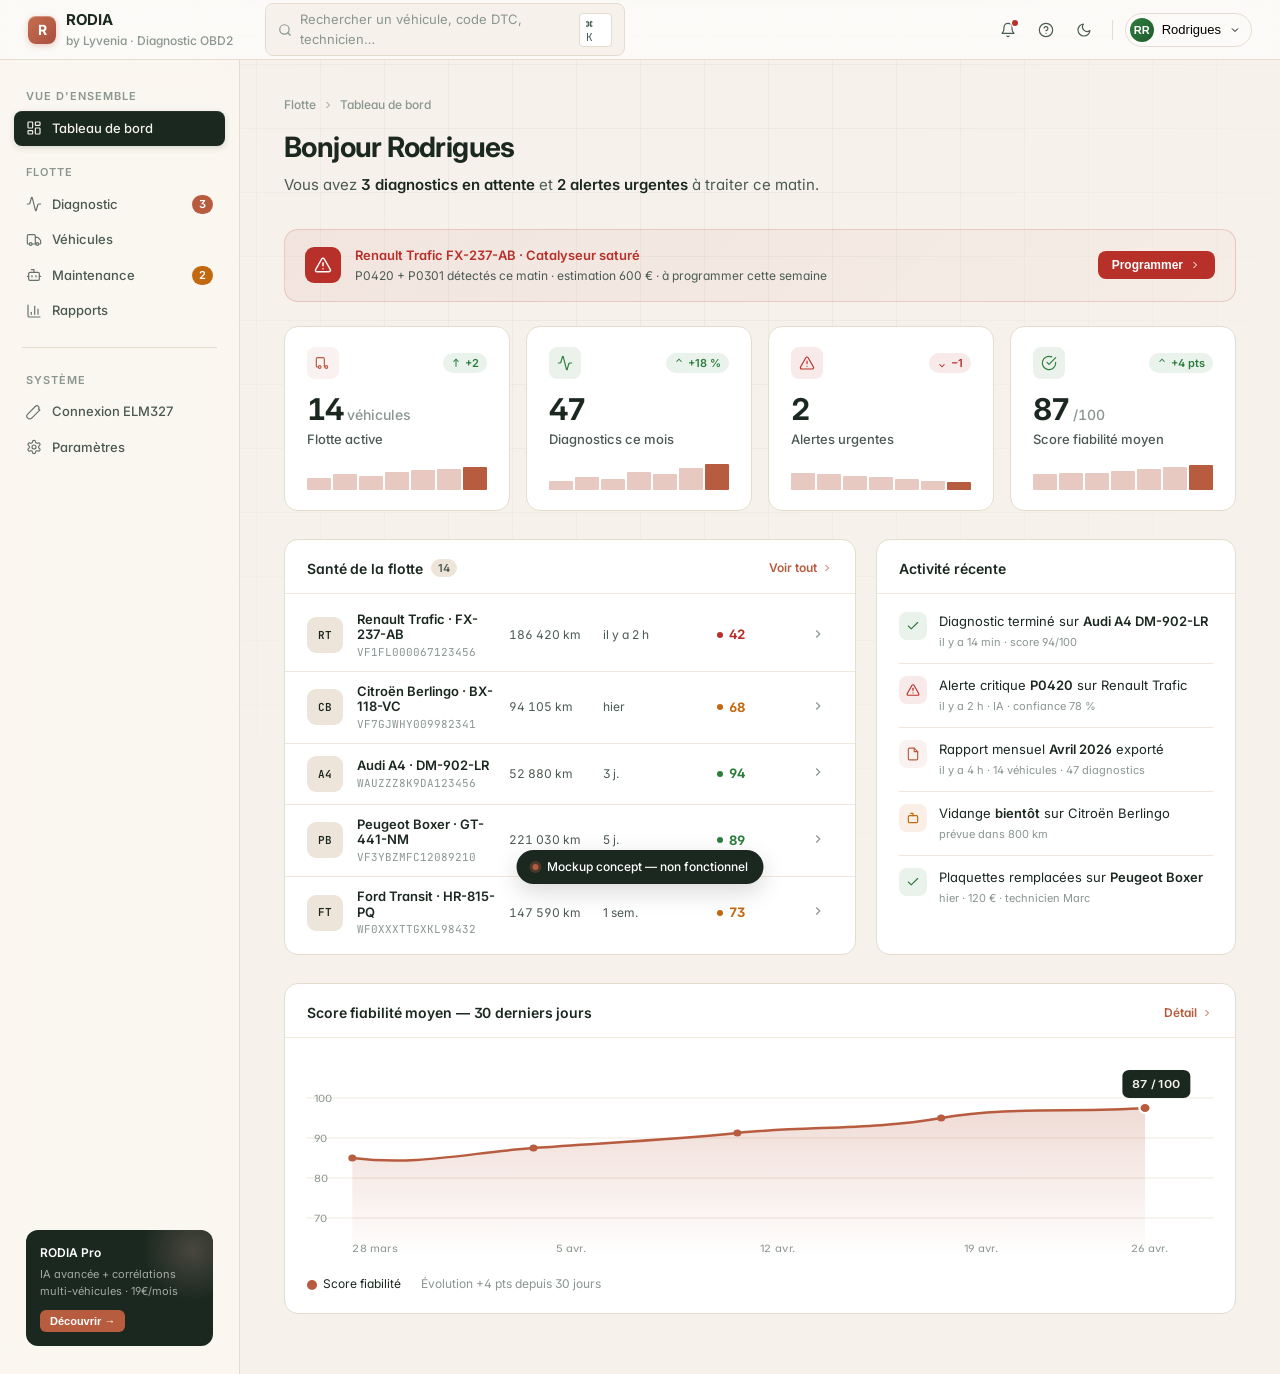
<file: frontend/_mockup_premium.html>
<!DOCTYPE html>
<html lang="fr" data-theme="light">
<head>
<meta charset="UTF-8">
<title>RODIA — Premium concept (mockup)</title>
<link rel="preconnect" href="https://fonts.googleapis.com">
<link rel="preconnect" href="https://fonts.gstatic.com" crossorigin>
<link href="https://fonts.googleapis.com/css2?family=Inter:wght@400;500;600;700;800&family=JetBrains+Mono:wght@400;500;600&display=swap" rel="stylesheet">
<style>
:root {
  /* Light theme — cream + terracotta */
  --bg-base: #f6f1ea;
  --bg-deep: #ede5d9;
  --bg-card: #ffffff;
  --bg-elevated: #fbf8f3;
  --accent: #b85c3f;
  --accent-soft: #d8a597;
  --accent-glow: rgba(184, 92, 63, .08);
  --ink: #1a2820;
  --ink-soft: #4a5a52;
  --muted: #8a9690;
  --line: #e3dccf;
  --line-soft: #efe8db;
  --success: #2e7d3d;
  --warning: #c2680f;
  --danger: #b8302a;
  --grad-accent: linear-gradient(135deg, #c66d4f 0%, #a85040 100%);
  --grid-line: rgba(26, 40, 32, .035);
  --topbar-bg: rgba(255, 255, 255, .65);
  --sidebar-bg: rgba(253, 250, 244, .6);
  --shadow-xs: 0 1px 2px rgba(26, 40, 32, .04);
  --shadow-sm: 0 1px 2px rgba(26, 40, 32, .04), 0 2px 6px rgba(26, 40, 32, .04);
  --shadow-md: 0 4px 12px rgba(26, 40, 32, .06), 0 2px 4px rgba(26, 40, 32, .04);
  --shadow-lg: 0 12px 32px rgba(26, 40, 32, .08), 0 4px 12px rgba(26, 40, 32, .04);
  --radius-sm: 6px;
  --radius: 10px;
  --radius-lg: 14px;
  --radius-xl: 20px;
}

/* ── Dark theme — warm dark, vert encre + saumon ──────────────────── */
[data-theme="dark"] {
  --bg-base: #131814;          /* fond écran */
  --bg-deep: #1c2520;          /* surface secondaire */
  --bg-card: #1f2a24;          /* cards */
  --bg-elevated: #253028;      /* row hover, surfaces actives */
  --accent: #e8a98f;           /* saumon — terracotta plus clair pour contraste sur dark */
  --accent-soft: #c98c75;
  --accent-glow: rgba(232, 169, 143, .12);
  --ink: #f0e8da;              /* texte principal cream */
  --ink-soft: #c3cdc6;          /* texte secondaire */
  --muted: #8c9990;            /* meta / labels */
  --line: #2d3833;             /* bordures */
  --line-soft: #243029;        /* bordures internes */
  --success: #4caf50;
  --warning: #e8a050;
  --danger: #e85e54;
  --grad-accent: linear-gradient(135deg, #e8a98f 0%, #c47a60 100%);
  --grid-line: rgba(255, 255, 255, .035);
  --topbar-bg: rgba(20, 26, 22, .7);
  --sidebar-bg: rgba(20, 26, 22, .55);
  --shadow-xs: 0 1px 2px rgba(0, 0, 0, .3);
  --shadow-sm: 0 1px 2px rgba(0, 0, 0, .25), 0 2px 6px rgba(0, 0, 0, .3);
  --shadow-md: 0 4px 12px rgba(0, 0, 0, .35), 0 2px 4px rgba(0, 0, 0, .25);
  --shadow-lg: 0 12px 32px rgba(0, 0, 0, .45), 0 4px 12px rgba(0, 0, 0, .25);
}

html { transition: background-color .25s ease, color .25s ease; }

* { box-sizing: border-box; margin: 0; padding: 0; }

html, body {
  font-family: 'Inter', -apple-system, BlinkMacSystemFont, sans-serif;
  background: var(--bg-base);
  color: var(--ink);
  font-feature-settings: 'cv02', 'cv03', 'cv04', 'cv11', 'ss01';
  -webkit-font-smoothing: antialiased;
  -moz-osx-font-smoothing: grayscale;
  font-size: 14px;
  line-height: 1.5;
}

body::before {
  content: '';
  position: fixed; inset: 0; pointer-events: none; z-index: 0;
  background-image:
    linear-gradient(to right, var(--grid-line) 1px, transparent 1px),
    linear-gradient(to bottom, var(--grid-line) 1px, transparent 1px);
  background-size: 64px 64px;
  mask-image: radial-gradient(ellipse at top, black 30%, transparent 80%);
  -webkit-mask-image: radial-gradient(ellipse at top, black 30%, transparent 80%);
}
body { transition: background-color .25s ease, color .25s ease; }

.app { position: relative; z-index: 1; min-height: 100vh; display: flex; flex-direction: column; }

/* ── TOPBAR ───────────────────────────────────────────────── */
.topbar {
  height: 60px;
  display: flex; align-items: center; justify-content: space-between;
  padding: 0 28px;
  background: var(--topbar-bg);
  backdrop-filter: blur(20px);
  -webkit-backdrop-filter: blur(20px);
  border-bottom: 1px solid var(--line);
  position: sticky; top: 0; z-index: 100;
}
.topbar-left { display: flex; align-items: center; gap: 32px; }
.brand { display: flex; align-items: center; gap: 10px; }
.brand-mark {
  width: 28px; height: 28px;
  border-radius: 8px;
  background: var(--grad-accent);
  display: flex; align-items: center; justify-content: center;
  color: #fff; font-weight: 700; font-size: 14px;
  box-shadow: 0 2px 6px rgba(184, 92, 63, .3), inset 0 1px 0 rgba(255, 255, 255, .3);
  letter-spacing: -.5px;
}
.brand-text { font-weight: 700; font-size: 15px; letter-spacing: -.3px; }
.brand-sub { color: var(--muted); font-size: 12px; font-weight: 500; }

.topbar-search {
  display: flex; align-items: center; gap: 8px;
  background: var(--bg-base);
  border: 1px solid var(--line);
  border-radius: 8px;
  padding: 6px 12px;
  width: 360px;
  font-size: 13px;
  color: var(--muted);
  transition: all .2s;
}
.topbar-search:hover { border-color: var(--accent-soft); }
.topbar-search svg { width: 14px; height: 14px; flex-shrink: 0; }
.topbar-search kbd {
  margin-left: auto;
  font: 11px 'JetBrains Mono', monospace;
  background: var(--bg-card);
  border: 1px solid var(--line);
  border-radius: 4px;
  padding: 2px 6px;
  color: var(--ink-soft);
}

.topbar-right { display: flex; align-items: center; gap: 6px; }
.icon-btn {
  width: 32px; height: 32px;
  border-radius: 8px;
  background: transparent; border: none;
  display: flex; align-items: center; justify-content: center;
  color: var(--ink-soft);
  cursor: pointer; transition: all .15s;
  position: relative;
}
.icon-btn:hover { background: var(--bg-deep); color: var(--ink); }
.icon-btn svg { width: 16px; height: 16px; }
.icon-btn-dot::after {
  content: '';
  position: absolute; top: 6px; right: 6px;
  width: 6px; height: 6px;
  background: var(--danger); border-radius: 50%;
  box-shadow: 0 0 0 2px var(--topbar-bg);
}

/* ── Theme toggle : montre la cible (lune en light, soleil en dark) ── */
.theme-toggle .theme-icon-sun  { display: none; }
.theme-toggle .theme-icon-moon { display: block; }
[data-theme="dark"] .theme-toggle .theme-icon-sun  { display: block; }
[data-theme="dark"] .theme-toggle .theme-icon-moon { display: none; }
.theme-toggle:hover { color: var(--accent); }

/* Transitions globales pour adoucir le switch */
.card, .kpi, .veh-row, .activity-item, .alert-banner,
.sidebar, .topbar, .sidebar-card, .sidebar-item, .topbar-search, .user-chip {
  transition: background-color .25s ease, border-color .25s ease, color .25s ease;
}

.user-chip {
  display: flex; align-items: center; gap: 8px;
  padding: 4px 10px 4px 4px;
  border-radius: 999px;
  background: transparent;
  border: 1px solid var(--line);
  cursor: pointer;
  transition: all .15s;
}
.user-chip:hover { background: var(--bg-deep); }
.user-avatar {
  width: 24px; height: 24px;
  border-radius: 50%;
  background: linear-gradient(135deg, #2e7d3d, #1f5b2c);
  color: #fff; font-weight: 600; font-size: 11px;
  display: flex; align-items: center; justify-content: center;
}
.user-name { font-size: 13px; font-weight: 500; }

/* ── LAYOUT ──────────────────────────────────────────────── */
.layout { display: flex; flex: 1; min-height: 0; }

/* ── SIDEBAR ─────────────────────────────────────────────── */
.sidebar {
  width: 240px;
  background: var(--sidebar-bg);
  backdrop-filter: blur(12px);
  border-right: 1px solid var(--line);
  padding: 16px 14px;
  display: flex; flex-direction: column;
  flex-shrink: 0;
}

.sidebar-section { margin-bottom: 6px; }
.sidebar-label {
  font-size: 11px;
  font-weight: 600;
  text-transform: uppercase;
  letter-spacing: 1px;
  color: var(--muted);
  padding: 12px 12px 6px;
}
.sidebar-item {
  display: flex; align-items: center; gap: 10px;
  padding: 8px 12px;
  border-radius: 8px;
  color: var(--ink-soft);
  font-size: 13px;
  font-weight: 500;
  cursor: pointer;
  position: relative;
  transition: all .15s;
}
.sidebar-item svg { width: 16px; height: 16px; flex-shrink: 0; opacity: .85; }
.sidebar-item:hover { background: var(--bg-deep); color: var(--ink); }
.sidebar-item.active {
  background: var(--ink);
  color: var(--bg-base);
  box-shadow: 0 2px 6px rgba(26, 40, 32, .15), inset 0 1px 0 rgba(255,255,255,.05);
}
[data-theme="dark"] .sidebar-item.active {
  background: var(--accent);
  color: #1a120e;
}
.sidebar-item.active svg { opacity: 1; }
.sidebar-item .badge {
  margin-left: auto;
  font-size: 11px;
  font-weight: 600;
  padding: 1px 7px;
  border-radius: 999px;
  background: var(--accent);
  color: #fff;
}
.sidebar-item.active .badge { background: rgba(255,255,255,.18); }

.sidebar-divider {
  height: 1px;
  background: var(--line);
  margin: 12px 8px;
}

.sidebar-foot { margin-top: auto; padding: 12px; }
.sidebar-card {
  background: var(--ink);
  color: #fff;
  padding: 14px;
  border-radius: 12px;
  position: relative;
  overflow: hidden;
}
[data-theme="dark"] .sidebar-card {
  background: linear-gradient(135deg, #2d231e 0%, #1f1714 100%);
  border: 1px solid var(--line);
}
.sidebar-card::before {
  content: '';
  position: absolute; top: -40px; right: -40px;
  width: 120px; height: 120px;
  background: radial-gradient(circle, var(--accent-soft) 0%, transparent 60%);
  opacity: .25;
}
.sidebar-card-title { font-size: 12px; font-weight: 600; margin-bottom: 4px; position: relative; }
.sidebar-card-desc { font-size: 11px; color: rgba(255,255,255,.6); margin-bottom: 10px; position: relative; }
.sidebar-card-btn {
  display: inline-block;
  font-size: 11px; font-weight: 600;
  background: var(--accent);
  color: #fff;
  padding: 5px 10px;
  border-radius: 6px;
  cursor: pointer;
  position: relative;
  border: none;
}

/* ── MAIN ────────────────────────────────────────────────── */
.main {
  flex: 1;
  overflow-y: auto;
  padding: 36px 44px 60px;
  min-width: 0;
}

.page-head { margin-bottom: 32px; }
.crumb {
  font-size: 12px; color: var(--muted);
  display: flex; align-items: center; gap: 6px;
  margin-bottom: 12px;
  font-weight: 500;
}
.crumb svg { width: 12px; height: 12px; }
.page-title {
  font-size: 28px;
  font-weight: 700;
  letter-spacing: -.6px;
  margin-bottom: 6px;
}
.page-sub { color: var(--ink-soft); font-size: 15px; }
.page-sub strong { color: var(--ink); font-weight: 600; }

/* ── KPI ─────────────────────────────────────────────────── */
.kpi-grid {
  display: grid;
  grid-template-columns: repeat(4, 1fr);
  gap: 16px;
  margin-bottom: 28px;
}
.kpi {
  background: var(--bg-card);
  border: 1px solid var(--line);
  border-radius: var(--radius-lg);
  padding: 20px 22px;
  position: relative;
  transition: all .2s;
}
.kpi:hover {
  border-color: var(--accent-soft);
  transform: translateY(-1px);
  box-shadow: var(--shadow-md);
}
.kpi-head {
  display: flex; align-items: center; justify-content: space-between;
  margin-bottom: 14px;
}
.kpi-icon {
  width: 32px; height: 32px;
  border-radius: 8px;
  display: flex; align-items: center; justify-content: center;
  background: var(--accent-glow);
  color: var(--accent);
}
.kpi-icon svg { width: 16px; height: 16px; }
.kpi-icon.green { background: rgba(46, 125, 61, .1); color: var(--success); }
.kpi-icon.red { background: rgba(184, 48, 42, .1); color: var(--danger); }
.kpi-icon.amber { background: rgba(194, 104, 15, .1); color: var(--warning); }

.kpi-trend {
  font-size: 11px;
  font-weight: 600;
  padding: 2px 8px;
  border-radius: 999px;
  display: flex; align-items: center; gap: 4px;
}
.kpi-trend svg { width: 10px; height: 10px; }
.kpi-trend.up { background: rgba(46, 125, 61, .1); color: var(--success); }
.kpi-trend.down { background: rgba(184, 48, 42, .1); color: var(--danger); }
.kpi-trend.flat { background: var(--bg-deep); color: var(--ink-soft); }

.kpi-value {
  font-size: 30px;
  font-weight: 700;
  letter-spacing: -1px;
  font-variant-numeric: tabular-nums;
  line-height: 1.1;
  margin-bottom: 4px;
}
.kpi-value-suf {
  font-size: 14px; font-weight: 500; color: var(--muted);
  margin-left: 4px; letter-spacing: 0;
}
.kpi-label {
  font-size: 13px; color: var(--ink-soft); font-weight: 500;
  margin-bottom: 12px;
}
.kpi-spark {
  display: flex; align-items: flex-end; gap: 2px;
  height: 28px;
}
.kpi-spark span {
  flex: 1;
  background: var(--accent-soft);
  border-radius: 1px;
  opacity: .6;
}
.kpi-spark span:last-child { background: var(--accent); opacity: 1; }

/* ── CONTENT GRID ────────────────────────────────────────── */
.content-grid {
  display: grid;
  grid-template-columns: 1fr 360px;
  gap: 20px;
  margin-bottom: 28px;
}

.card {
  background: var(--bg-card);
  border: 1px solid var(--line);
  border-radius: var(--radius-lg);
  overflow: hidden;
}
.card-head {
  padding: 18px 22px 14px;
  border-bottom: 1px solid var(--line-soft);
  display: flex; align-items: center; justify-content: space-between;
}
.card-title {
  font-size: 14px; font-weight: 600; letter-spacing: -.1px;
  display: flex; align-items: center; gap: 8px;
}
.card-title-num {
  font-size: 11px;
  background: var(--bg-deep);
  color: var(--ink-soft);
  padding: 1px 7px;
  border-radius: 999px;
  font-weight: 600;
}
.card-action {
  font-size: 12px; color: var(--accent); font-weight: 600;
  display: flex; align-items: center; gap: 4px; cursor: pointer;
}
.card-action svg { width: 12px; height: 12px; }

/* ── CHART ───────────────────────────────────────────────── */
.chart-wrap { padding: 20px 22px; }
.chart {
  width: 100%;
  height: 200px;
}

.chart-legend {
  display: flex; gap: 20px; margin-top: 12px;
  font-size: 12px;
}
.legend-dot {
  display: inline-block;
  width: 10px; height: 10px; border-radius: 50%;
  margin-right: 6px; vertical-align: middle;
}

/* ── VEHICLES TABLE ───────────────────────────────────────── */
.veh-list { padding: 6px 0; }
.veh-row {
  display: grid;
  grid-template-columns: 36px 1fr 80px 100px 80px 22px;
  gap: 14px;
  padding: 12px 22px;
  align-items: center;
  border-bottom: 1px solid var(--line-soft);
  transition: background .15s;
  cursor: pointer;
}
.veh-row:last-child { border-bottom: none; }
.veh-row:hover { background: var(--bg-elevated); }
.veh-icon {
  width: 36px; height: 36px;
  border-radius: 9px;
  background: var(--bg-deep);
  color: var(--ink);
  display: flex; align-items: center; justify-content: center;
  font-weight: 600; font-size: 11px;
  font-family: 'JetBrains Mono', monospace;
}
.veh-name { font-weight: 600; font-size: 13px; line-height: 1.2; }
.veh-vin { font: 11px 'JetBrains Mono', monospace; color: var(--muted); margin-top: 2px; }
.veh-km { font-size: 12px; color: var(--ink-soft); font-variant-numeric: tabular-nums; }
.veh-date { font-size: 12px; color: var(--ink-soft); }

.score {
  display: flex; align-items: center; gap: 6px;
  font-size: 13px; font-weight: 700;
  font-variant-numeric: tabular-nums;
}
.score-dot {
  width: 6px; height: 6px; border-radius: 50%;
}
.score.ok { color: var(--success); }
.score.ok .score-dot { background: var(--success); }
.score.warn { color: var(--warning); }
.score.warn .score-dot { background: var(--warning); }
.score.danger { color: var(--danger); }
.score.danger .score-dot { background: var(--danger); }

.veh-chev { color: var(--muted); }
.veh-chev svg { width: 14px; height: 14px; }

/* ── ACTIVITY ─────────────────────────────────────────────── */
.activity-wrap { padding: 6px 22px 20px; }
.activity-item {
  display: flex; gap: 12px;
  padding: 12px 0;
  border-bottom: 1px solid var(--line-soft);
}
.activity-item:last-child { border-bottom: none; }
.activity-dot {
  width: 28px; height: 28px;
  border-radius: 8px;
  display: flex; align-items: center; justify-content: center;
  flex-shrink: 0;
}
.activity-dot svg { width: 14px; height: 14px; }
.activity-dot.green { background: rgba(46, 125, 61, .1); color: var(--success); }
.activity-dot.amber { background: rgba(194, 104, 15, .1); color: var(--warning); }
.activity-dot.terra { background: var(--accent-glow); color: var(--accent); }
.activity-dot.red { background: rgba(184, 48, 42, .1); color: var(--danger); }
.activity-body { flex: 1; min-width: 0; }
.activity-text {
  font-size: 13px; line-height: 1.5;
}
.activity-text strong { font-weight: 600; }
.activity-meta {
  font-size: 11px; color: var(--muted); margin-top: 3px;
}

/* ── ALERTS ───────────────────────────────────────────────── */
.alert-banner {
  background: linear-gradient(135deg, rgba(184,48,42,.06) 0%, rgba(184,48,42,.02) 100%);
  border: 1px solid rgba(184,48,42,.18);
  border-radius: var(--radius-lg);
  padding: 16px 20px;
  display: flex; align-items: center; gap: 14px;
  margin-bottom: 24px;
}
.alert-icon {
  width: 36px; height: 36px;
  border-radius: 9px;
  background: var(--danger);
  color: #fff;
  display: flex; align-items: center; justify-content: center;
  flex-shrink: 0;
}
.alert-icon svg { width: 18px; height: 18px; }
.alert-body { flex: 1; }
.alert-title { font-size: 13px; font-weight: 600; margin-bottom: 2px; color: var(--danger); }
.alert-desc { font-size: 12px; color: var(--ink-soft); }
.alert-cta {
  background: var(--danger); color: #fff;
  font-size: 12px; font-weight: 600;
  padding: 7px 14px; border-radius: 8px; border: none;
  cursor: pointer; flex-shrink: 0;
  display: flex; align-items: center; gap: 6px;
}
.alert-cta svg { width: 12px; height: 12px; }

/* ── SCROLLBAR ───────────────────────────────────────────── */
::-webkit-scrollbar { width: 8px; height: 8px; }
::-webkit-scrollbar-track { background: transparent; }
::-webkit-scrollbar-thumb { background: var(--line); border-radius: 4px; }
::-webkit-scrollbar-thumb:hover { background: var(--muted); }

/* ── DEMO LABEL ──────────────────────────────────────────── */
.demo-label {
  position: fixed;
  bottom: 16px; left: 50%;
  transform: translateX(-50%);
  z-index: 1000;
  background: var(--ink);
  color: #fff;
  padding: 8px 16px;
  border-radius: 999px;
  font-size: 12px;
  font-weight: 500;
  display: flex; align-items: center; gap: 8px;
  box-shadow: 0 8px 24px rgba(0,0,0,.15);
}
.demo-label::before {
  content: '';
  width: 6px; height: 6px;
  border-radius: 50%;
  background: var(--accent);
  box-shadow: 0 0 0 3px rgba(184,92,63,.3);
}
</style>
</head>
<body>

<div class="app">

  <!-- ═══════════ TOPBAR ═══════════ -->
  <div class="topbar">
    <div class="topbar-left">
      <div class="brand">
        <div class="brand-mark">R</div>
        <div>
          <div class="brand-text">RODIA</div>
          <div class="brand-sub">by Lyvenia · Diagnostic OBD2</div>
        </div>
      </div>
      <div class="topbar-search">
        <svg xmlns="http://www.w3.org/2000/svg" viewBox="0 0 24 24" fill="none" stroke="currentColor" stroke-width="2" stroke-linecap="round" stroke-linejoin="round"><circle cx="11" cy="11" r="8"/><path d="m21 21-4.3-4.3"/></svg>
        Rechercher un véhicule, code DTC, technicien…
        <kbd>⌘ K</kbd>
      </div>
    </div>
    <div class="topbar-right">
      <button class="icon-btn icon-btn-dot" title="Notifications">
        <svg xmlns="http://www.w3.org/2000/svg" viewBox="0 0 24 24" fill="none" stroke="currentColor" stroke-width="1.75" stroke-linecap="round" stroke-linejoin="round"><path d="M6 8a6 6 0 0 1 12 0c0 7 3 9 3 9H3s3-2 3-9"/><path d="M10.3 21a1.94 1.94 0 0 0 3.4 0"/></svg>
      </button>
      <button class="icon-btn" title="Aide">
        <svg xmlns="http://www.w3.org/2000/svg" viewBox="0 0 24 24" fill="none" stroke="currentColor" stroke-width="1.75" stroke-linecap="round" stroke-linejoin="round"><circle cx="12" cy="12" r="10"/><path d="M9.09 9a3 3 0 0 1 5.83 1c0 2-3 3-3 3"/><path d="M12 17h.01"/></svg>
      </button>
      <button class="icon-btn theme-toggle" id="themeToggle" title="Basculer mode jour / nuit" aria-label="Basculer le thème">
        <!-- Soleil : visible en dark -->
        <svg class="theme-icon-sun" xmlns="http://www.w3.org/2000/svg" viewBox="0 0 24 24" fill="none" stroke="currentColor" stroke-width="1.75" stroke-linecap="round" stroke-linejoin="round"><circle cx="12" cy="12" r="4"/><path d="M12 2v2"/><path d="M12 20v2"/><path d="m4.93 4.93 1.41 1.41"/><path d="m17.66 17.66 1.41 1.41"/><path d="M2 12h2"/><path d="M20 12h2"/><path d="m6.34 17.66-1.41 1.41"/><path d="m19.07 4.93-1.41 1.41"/></svg>
        <!-- Lune : visible en light -->
        <svg class="theme-icon-moon" xmlns="http://www.w3.org/2000/svg" viewBox="0 0 24 24" fill="none" stroke="currentColor" stroke-width="1.75" stroke-linecap="round" stroke-linejoin="round"><path d="M21 12.79A9 9 0 1 1 11.21 3 7 7 0 0 0 21 12.79z"/></svg>
      </button>
      <div style="width:1px; height:20px; background:var(--line); margin: 0 6px;"></div>
      <button class="user-chip">
        <div class="user-avatar">RR</div>
        <div class="user-name">Rodrigues</div>
        <svg xmlns="http://www.w3.org/2000/svg" width="12" height="12" viewBox="0 0 24 24" fill="none" stroke="currentColor" stroke-width="2"><path d="m6 9 6 6 6-6"/></svg>
      </button>
    </div>
  </div>

  <div class="layout">

    <!-- ═══════════ SIDEBAR ═══════════ -->
    <aside class="sidebar">

      <div class="sidebar-section">
        <div class="sidebar-label">Vue d'ensemble</div>
        <div class="sidebar-item active">
          <svg xmlns="http://www.w3.org/2000/svg" viewBox="0 0 24 24" fill="none" stroke="currentColor" stroke-width="1.75" stroke-linecap="round" stroke-linejoin="round"><rect width="7" height="9" x="3" y="3" rx="1"/><rect width="7" height="5" x="14" y="3" rx="1"/><rect width="7" height="9" x="14" y="12" rx="1"/><rect width="7" height="5" x="3" y="16" rx="1"/></svg>
          Tableau de bord
        </div>
      </div>

      <div class="sidebar-section">
        <div class="sidebar-label">Flotte</div>
        <div class="sidebar-item">
          <svg xmlns="http://www.w3.org/2000/svg" viewBox="0 0 24 24" fill="none" stroke="currentColor" stroke-width="1.75" stroke-linecap="round" stroke-linejoin="round"><path d="M22 12h-2.48a2 2 0 0 0-1.93 1.46l-2.35 8.36a.5.5 0 0 1-.96 0L9.24 2.18a.5.5 0 0 0-.96 0l-2.35 8.36A2 2 0 0 1 4 12H2"/></svg>
          Diagnostic
          <span class="badge">3</span>
        </div>
        <div class="sidebar-item">
          <svg xmlns="http://www.w3.org/2000/svg" viewBox="0 0 24 24" fill="none" stroke="currentColor" stroke-width="1.75" stroke-linecap="round" stroke-linejoin="round"><path d="M14 18V6a2 2 0 0 0-2-2H4a2 2 0 0 0-2 2v11a1 1 0 0 0 1 1h2"/><path d="M15 18H9"/><path d="M19 18h2a1 1 0 0 0 1-1v-3.65a1 1 0 0 0-.22-.624l-3.48-4.35A1 1 0 0 0 17.52 8H14"/><circle cx="17" cy="18" r="2"/><circle cx="7" cy="18" r="2"/></svg>
          Véhicules
        </div>
        <div class="sidebar-item">
          <svg xmlns="http://www.w3.org/2000/svg" viewBox="0 0 24 24" fill="none" stroke="currentColor" stroke-width="1.75" stroke-linecap="round" stroke-linejoin="round"><path d="M12 8V4H8"/><rect width="16" height="12" x="4" y="8" rx="2"/><path d="M2 14h2"/><path d="M20 14h2"/><path d="M15 13v2"/><path d="M9 13v2"/></svg>
          Maintenance
          <span class="badge" style="background:var(--warning)">2</span>
        </div>
        <div class="sidebar-item">
          <svg xmlns="http://www.w3.org/2000/svg" viewBox="0 0 24 24" fill="none" stroke="currentColor" stroke-width="1.75" stroke-linecap="round" stroke-linejoin="round"><path d="M3 3v16a2 2 0 0 0 2 2h16"/><path d="M18 17V9"/><path d="M13 17V5"/><path d="M8 17v-3"/></svg>
          Rapports
        </div>
      </div>

      <div class="sidebar-divider"></div>

      <div class="sidebar-section">
        <div class="sidebar-label">Système</div>
        <div class="sidebar-item">
          <svg xmlns="http://www.w3.org/2000/svg" viewBox="0 0 24 24" fill="none" stroke="currentColor" stroke-width="1.75" stroke-linecap="round" stroke-linejoin="round"><path d="M20.91 8.84 8.56 21.18a4.25 4.25 0 0 1-3 1.25 4.25 4.25 0 0 1-3-1.25 4.25 4.25 0 0 1 0-6l11.78-11.79a3 3 0 0 1 4.24 4.24Z"/></svg>
          Connexion ELM327
        </div>
        <div class="sidebar-item">
          <svg xmlns="http://www.w3.org/2000/svg" viewBox="0 0 24 24" fill="none" stroke="currentColor" stroke-width="1.75" stroke-linecap="round" stroke-linejoin="round"><path d="M12.22 2h-.44a2 2 0 0 0-2 2v.18a2 2 0 0 1-1 1.73l-.43.25a2 2 0 0 1-2 0l-.15-.08a2 2 0 0 0-2.73.73l-.22.38a2 2 0 0 0 .73 2.73l.15.1a2 2 0 0 1 1 1.72v.51a2 2 0 0 1-1 1.74l-.15.09a2 2 0 0 0-.73 2.73l.22.38a2 2 0 0 0 2.73.73l.15-.08a2 2 0 0 1 2 0l.43.25a2 2 0 0 1 1 1.73V20a2 2 0 0 0 2 2h.44a2 2 0 0 0 2-2v-.18a2 2 0 0 1 1-1.73l.43-.25a2 2 0 0 1 2 0l.15.08a2 2 0 0 0 2.73-.73l.22-.39a2 2 0 0 0-.73-2.73l-.15-.08a2 2 0 0 1-1-1.74v-.5a2 2 0 0 1 1-1.74l.15-.09a2 2 0 0 0 .73-2.73l-.22-.38a2 2 0 0 0-2.73-.73l-.15.08a2 2 0 0 1-2 0l-.43-.25a2 2 0 0 1-1-1.73V4a2 2 0 0 0-2-2z"/><circle cx="12" cy="12" r="3"/></svg>
          Paramètres
        </div>
      </div>

      <div class="sidebar-foot">
        <div class="sidebar-card">
          <div class="sidebar-card-title">RODIA Pro</div>
          <div class="sidebar-card-desc">IA avancée + corrélations multi-véhicules · 19€/mois</div>
          <button class="sidebar-card-btn">Découvrir →</button>
        </div>
      </div>
    </aside>

    <!-- ═══════════ MAIN ═══════════ -->
    <main class="main">

      <!-- Page header -->
      <div class="page-head">
        <div class="crumb">
          Flotte
          <svg xmlns="http://www.w3.org/2000/svg" viewBox="0 0 24 24" fill="none" stroke="currentColor" stroke-width="2"><path d="m9 18 6-6-6-6"/></svg>
          Tableau de bord
        </div>
        <h1 class="page-title">Bonjour Rodrigues</h1>
        <p class="page-sub">Vous avez <strong>3 diagnostics en attente</strong> et <strong>2 alertes urgentes</strong> à traiter ce matin.</p>
      </div>

      <!-- Alert banner -->
      <div class="alert-banner">
        <div class="alert-icon">
          <svg xmlns="http://www.w3.org/2000/svg" viewBox="0 0 24 24" fill="none" stroke="currentColor" stroke-width="2" stroke-linecap="round" stroke-linejoin="round"><path d="m21.73 18-8-14a2 2 0 0 0-3.48 0l-8 14A2 2 0 0 0 4 21h16a2 2 0 0 0 1.73-3"/><path d="M12 9v4"/><path d="M12 17h.01"/></svg>
        </div>
        <div class="alert-body">
          <div class="alert-title">Renault Trafic FX-237-AB · Catalyseur saturé</div>
          <div class="alert-desc">P0420 + P0301 détectés ce matin · estimation 600 € · à programmer cette semaine</div>
        </div>
        <button class="alert-cta">
          Programmer
          <svg xmlns="http://www.w3.org/2000/svg" viewBox="0 0 24 24" fill="none" stroke="currentColor" stroke-width="2"><path d="m9 18 6-6-6-6"/></svg>
        </button>
      </div>

      <!-- KPI cards -->
      <div class="kpi-grid">

        <div class="kpi">
          <div class="kpi-head">
            <div class="kpi-icon">
              <svg xmlns="http://www.w3.org/2000/svg" viewBox="0 0 24 24" fill="none" stroke="currentColor" stroke-width="1.75" stroke-linecap="round" stroke-linejoin="round"><path d="M14 18V6a2 2 0 0 0-2-2H4a2 2 0 0 0-2 2v11a1 1 0 0 0 1 1h2"/><circle cx="17" cy="18" r="2"/><circle cx="7" cy="18" r="2"/></svg>
            </div>
            <span class="kpi-trend up">
              <svg xmlns="http://www.w3.org/2000/svg" viewBox="0 0 24 24" fill="none" stroke="currentColor" stroke-width="2.5"><path d="m18 9-6-6-6 6"/><path d="M12 3v18"/></svg>
              +2
            </span>
          </div>
          <div class="kpi-value">14<span class="kpi-value-suf">véhicules</span></div>
          <div class="kpi-label">Flotte active</div>
          <div class="kpi-spark">
            <span style="height:40%"></span><span style="height:55%"></span><span style="height:48%"></span>
            <span style="height:62%"></span><span style="height:68%"></span><span style="height:75%"></span>
            <span style="height:80%"></span>
          </div>
        </div>

        <div class="kpi">
          <div class="kpi-head">
            <div class="kpi-icon green">
              <svg xmlns="http://www.w3.org/2000/svg" viewBox="0 0 24 24" fill="none" stroke="currentColor" stroke-width="1.75" stroke-linecap="round" stroke-linejoin="round"><path d="M22 12h-2.48a2 2 0 0 0-1.93 1.46l-2.35 8.36a.5.5 0 0 1-.96 0L9.24 2.18a.5.5 0 0 0-.96 0l-2.35 8.36A2 2 0 0 1 4 12H2"/></svg>
            </div>
            <span class="kpi-trend up">
              <svg xmlns="http://www.w3.org/2000/svg" viewBox="0 0 24 24" fill="none" stroke="currentColor" stroke-width="2.5"><path d="m18 9-6-6-6 6"/></svg>
              +18 %
            </span>
          </div>
          <div class="kpi-value">47</div>
          <div class="kpi-label">Diagnostics ce mois</div>
          <div class="kpi-spark">
            <span style="height:30%"></span><span style="height:45%"></span><span style="height:38%"></span>
            <span style="height:62%"></span><span style="height:55%"></span><span style="height:78%"></span>
            <span style="height:92%"></span>
          </div>
        </div>

        <div class="kpi">
          <div class="kpi-head">
            <div class="kpi-icon red">
              <svg xmlns="http://www.w3.org/2000/svg" viewBox="0 0 24 24" fill="none" stroke="currentColor" stroke-width="1.75" stroke-linecap="round" stroke-linejoin="round"><path d="m21.73 18-8-14a2 2 0 0 0-3.48 0l-8 14A2 2 0 0 0 4 21h16a2 2 0 0 0 1.73-3"/><path d="M12 9v4"/><path d="M12 17h.01"/></svg>
            </div>
            <span class="kpi-trend down">
              <svg xmlns="http://www.w3.org/2000/svg" viewBox="0 0 24 24" fill="none" stroke="currentColor" stroke-width="2.5"><path d="m6 15 6 6 6-6"/></svg>
              −1
            </span>
          </div>
          <div class="kpi-value">2</div>
          <div class="kpi-label">Alertes urgentes</div>
          <div class="kpi-spark">
            <span style="height:60%"></span><span style="height:55%"></span><span style="height:50%"></span>
            <span style="height:45%"></span><span style="height:38%"></span><span style="height:32%"></span>
            <span style="height:26%"></span>
          </div>
        </div>

        <div class="kpi">
          <div class="kpi-head">
            <div class="kpi-icon green">
              <svg xmlns="http://www.w3.org/2000/svg" viewBox="0 0 24 24" fill="none" stroke="currentColor" stroke-width="1.75" stroke-linecap="round" stroke-linejoin="round"><path d="M22 11.08V12a10 10 0 1 1-5.93-9.14"/><path d="m9 11 3 3L22 4"/></svg>
            </div>
            <span class="kpi-trend up">
              <svg xmlns="http://www.w3.org/2000/svg" viewBox="0 0 24 24" fill="none" stroke="currentColor" stroke-width="2.5"><path d="m18 9-6-6-6 6"/></svg>
              +4 pts
            </span>
          </div>
          <div class="kpi-value">87<span class="kpi-value-suf">/100</span></div>
          <div class="kpi-label">Score fiabilité moyen</div>
          <div class="kpi-spark">
            <span style="height:55%"></span><span style="height:60%"></span><span style="height:58%"></span>
            <span style="height:65%"></span><span style="height:72%"></span><span style="height:80%"></span>
            <span style="height:87%"></span>
          </div>
        </div>

      </div>

      <!-- 2-col content -->
      <div class="content-grid">

        <!-- Vehicles list -->
        <div class="card">
          <div class="card-head">
            <div class="card-title">
              Santé de la flotte
              <span class="card-title-num">14</span>
            </div>
            <div class="card-action">
              Voir tout
              <svg xmlns="http://www.w3.org/2000/svg" viewBox="0 0 24 24" fill="none" stroke="currentColor" stroke-width="2"><path d="m9 18 6-6-6-6"/></svg>
            </div>
          </div>
          <div class="veh-list">

            <div class="veh-row">
              <div class="veh-icon">RT</div>
              <div>
                <div class="veh-name">Renault Trafic · FX-237-AB</div>
                <div class="veh-vin">VF1FL000067123456</div>
              </div>
              <div class="veh-km">186 420 km</div>
              <div class="veh-date">il y a 2 h</div>
              <div class="score danger">
                <span class="score-dot"></span>
                42
              </div>
              <div class="veh-chev">
                <svg xmlns="http://www.w3.org/2000/svg" viewBox="0 0 24 24" fill="none" stroke="currentColor" stroke-width="2"><path d="m9 18 6-6-6-6"/></svg>
              </div>
            </div>

            <div class="veh-row">
              <div class="veh-icon">CB</div>
              <div>
                <div class="veh-name">Citroën Berlingo · BX-118-VC</div>
                <div class="veh-vin">VF7GJWHY009982341</div>
              </div>
              <div class="veh-km">94 105 km</div>
              <div class="veh-date">hier</div>
              <div class="score warn">
                <span class="score-dot"></span>
                68
              </div>
              <div class="veh-chev">
                <svg xmlns="http://www.w3.org/2000/svg" viewBox="0 0 24 24" fill="none" stroke="currentColor" stroke-width="2"><path d="m9 18 6-6-6-6"/></svg>
              </div>
            </div>

            <div class="veh-row">
              <div class="veh-icon">A4</div>
              <div>
                <div class="veh-name">Audi A4 · DM-902-LR</div>
                <div class="veh-vin">WAUZZZ8K9DA123456</div>
              </div>
              <div class="veh-km">52 880 km</div>
              <div class="veh-date">3 j.</div>
              <div class="score ok">
                <span class="score-dot"></span>
                94
              </div>
              <div class="veh-chev">
                <svg xmlns="http://www.w3.org/2000/svg" viewBox="0 0 24 24" fill="none" stroke="currentColor" stroke-width="2"><path d="m9 18 6-6-6-6"/></svg>
              </div>
            </div>

            <div class="veh-row">
              <div class="veh-icon">PB</div>
              <div>
                <div class="veh-name">Peugeot Boxer · GT-441-NM</div>
                <div class="veh-vin">VF3YBZMFC12089210</div>
              </div>
              <div class="veh-km">221 030 km</div>
              <div class="veh-date">5 j.</div>
              <div class="score ok">
                <span class="score-dot"></span>
                89
              </div>
              <div class="veh-chev">
                <svg xmlns="http://www.w3.org/2000/svg" viewBox="0 0 24 24" fill="none" stroke="currentColor" stroke-width="2"><path d="m9 18 6-6-6-6"/></svg>
              </div>
            </div>

            <div class="veh-row">
              <div class="veh-icon">FT</div>
              <div>
                <div class="veh-name">Ford Transit · HR-815-PQ</div>
                <div class="veh-vin">WF0XXXTTGXKL98432</div>
              </div>
              <div class="veh-km">147 590 km</div>
              <div class="veh-date">1 sem.</div>
              <div class="score warn">
                <span class="score-dot"></span>
                73
              </div>
              <div class="veh-chev">
                <svg xmlns="http://www.w3.org/2000/svg" viewBox="0 0 24 24" fill="none" stroke="currentColor" stroke-width="2"><path d="m9 18 6-6-6-6"/></svg>
              </div>
            </div>

          </div>
        </div>

        <!-- Activity sidebar -->
        <div class="card">
          <div class="card-head">
            <div class="card-title">
              Activité récente
            </div>
          </div>
          <div class="activity-wrap">

            <div class="activity-item">
              <div class="activity-dot green">
                <svg xmlns="http://www.w3.org/2000/svg" viewBox="0 0 24 24" fill="none" stroke="currentColor" stroke-width="2" stroke-linecap="round" stroke-linejoin="round"><path d="M20 6 9 17l-5-5"/></svg>
              </div>
              <div class="activity-body">
                <div class="activity-text">Diagnostic terminé sur <strong>Audi A4 DM-902-LR</strong></div>
                <div class="activity-meta">il y a 14 min · score 94/100</div>
              </div>
            </div>

            <div class="activity-item">
              <div class="activity-dot red">
                <svg xmlns="http://www.w3.org/2000/svg" viewBox="0 0 24 24" fill="none" stroke="currentColor" stroke-width="2" stroke-linecap="round" stroke-linejoin="round"><path d="m21.73 18-8-14a2 2 0 0 0-3.48 0l-8 14A2 2 0 0 0 4 21h16a2 2 0 0 0 1.73-3"/><path d="M12 9v4"/><path d="M12 17h.01"/></svg>
              </div>
              <div class="activity-body">
                <div class="activity-text">Alerte critique <strong>P0420</strong> sur Renault Trafic</div>
                <div class="activity-meta">il y a 2 h · IA · confiance 78 %</div>
              </div>
            </div>

            <div class="activity-item">
              <div class="activity-dot terra">
                <svg xmlns="http://www.w3.org/2000/svg" viewBox="0 0 24 24" fill="none" stroke="currentColor" stroke-width="2" stroke-linecap="round" stroke-linejoin="round"><path d="M14 2H6a2 2 0 0 0-2 2v16a2 2 0 0 0 2 2h12a2 2 0 0 0 2-2V8z"/><path d="M14 2v6h6"/></svg>
              </div>
              <div class="activity-body">
                <div class="activity-text">Rapport mensuel <strong>Avril 2026</strong> exporté</div>
                <div class="activity-meta">il y a 4 h · 14 véhicules · 47 diagnostics</div>
              </div>
            </div>

            <div class="activity-item">
              <div class="activity-dot amber">
                <svg xmlns="http://www.w3.org/2000/svg" viewBox="0 0 24 24" fill="none" stroke="currentColor" stroke-width="2" stroke-linecap="round" stroke-linejoin="round"><path d="M12 8V4H8"/><rect width="16" height="12" x="4" y="8" rx="2"/></svg>
              </div>
              <div class="activity-body">
                <div class="activity-text">Vidange <strong>bientôt</strong> sur Citroën Berlingo</div>
                <div class="activity-meta">prévue dans 800 km</div>
              </div>
            </div>

            <div class="activity-item">
              <div class="activity-dot green">
                <svg xmlns="http://www.w3.org/2000/svg" viewBox="0 0 24 24" fill="none" stroke="currentColor" stroke-width="2" stroke-linecap="round" stroke-linejoin="round"><path d="M20 6 9 17l-5-5"/></svg>
              </div>
              <div class="activity-body">
                <div class="activity-text">Plaquettes remplacées sur <strong>Peugeot Boxer</strong></div>
                <div class="activity-meta">hier · 120 € · technicien Marc</div>
              </div>
            </div>

          </div>
        </div>

      </div>

      <!-- Chart -->
      <div class="card">
        <div class="card-head">
          <div class="card-title">
            Score fiabilité moyen — 30 derniers jours
          </div>
          <div class="card-action">
            Détail
            <svg xmlns="http://www.w3.org/2000/svg" viewBox="0 0 24 24" fill="none" stroke="currentColor" stroke-width="2"><path d="m9 18 6-6-6-6"/></svg>
          </div>
        </div>
        <div class="chart-wrap">
          <svg class="chart" viewBox="0 0 800 200" preserveAspectRatio="none">
            <defs>
              <linearGradient id="areaGrad" x1="0" x2="0" y1="0" y2="1">
                <stop offset="0%" stop-color="var(--accent)" stop-opacity=".22"/>
                <stop offset="100%" stop-color="var(--accent)" stop-opacity="0"/>
              </linearGradient>
            </defs>
            <!-- Grid lines (utilisent currentColor via class chart-grid) -->
            <g stroke="var(--line-soft)" stroke-width="1">
              <line x1="0" y1="40"  x2="800" y2="40"/>
              <line x1="0" y1="80"  x2="800" y2="80"/>
              <line x1="0" y1="120" x2="800" y2="120"/>
              <line x1="0" y1="160" x2="800" y2="160"/>
            </g>
            <!-- Y axis labels -->
            <g font-family="Inter" font-size="10" fill="var(--muted)">
              <text x="6" y="44">100</text>
              <text x="6" y="84">90</text>
              <text x="6" y="124">80</text>
              <text x="6" y="164">70</text>
            </g>
            <!-- Area -->
            <path d="M40,100 C100,108 140,95 200,90 C260,85 320,82 380,75 C440,68 500,72 560,60 C620,48 680,55 740,50 L740,200 L40,200 Z"
                  fill="url(#areaGrad)"/>
            <!-- Line -->
            <path d="M40,100 C100,108 140,95 200,90 C260,85 320,82 380,75 C440,68 500,72 560,60 C620,48 680,55 740,50"
                  fill="none" stroke="var(--accent)" stroke-width="2.5" stroke-linecap="round"/>
            <!-- Points -->
            <g fill="var(--accent)">
              <circle cx="40"  cy="100" r="3.5"/>
              <circle cx="200" cy="90"  r="3.5"/>
              <circle cx="380" cy="75"  r="3.5"/>
              <circle cx="560" cy="60"  r="3.5"/>
              <circle cx="740" cy="50"  r="5" stroke="var(--bg-card)" stroke-width="2"/>
            </g>
            <!-- Tooltip on last point -->
            <g transform="translate(720, 12)">
              <rect width="60" height="28" rx="6" fill="var(--ink)"/>
              <text x="30" y="18" font-family="Inter" font-size="11" font-weight="600" fill="var(--bg-base)" text-anchor="middle">87 / 100</text>
            </g>
            <!-- X axis labels -->
            <g font-family="Inter" font-size="10" fill="var(--muted)">
              <text x="40"  y="194">28 mars</text>
              <text x="220" y="194">5 avr.</text>
              <text x="400" y="194">12 avr.</text>
              <text x="580" y="194">19 avr.</text>
              <text x="760" y="194" text-anchor="end">26 avr.</text>
            </g>
          </svg>
          <div class="chart-legend">
            <span><span class="legend-dot" style="background:#b85c3f;"></span>Score fiabilité</span>
            <span style="color:var(--muted);">Évolution +4 pts depuis 30 jours</span>
          </div>
        </div>
      </div>

    </main>
  </div>
</div>

<div class="demo-label">Mockup concept — non fonctionnel</div>

<script>
(function () {
  const KEY = 'rodia-mockup-theme';
  const root = document.documentElement;

  // Boot : préférence sauvée → sinon préférence système → sinon light
  const saved = localStorage.getItem(KEY);
  const prefersDark = window.matchMedia && window.matchMedia('(prefers-color-scheme: dark)').matches;
  const initial = saved || (prefersDark ? 'dark' : 'light');
  root.setAttribute('data-theme', initial);

  // Toggle
  const btn = document.getElementById('themeToggle');
  if (btn) {
    btn.addEventListener('click', () => {
      const current = root.getAttribute('data-theme') === 'dark' ? 'dark' : 'light';
      const next = current === 'dark' ? 'light' : 'dark';
      root.setAttribute('data-theme', next);
      localStorage.setItem(KEY, next);
    });
  }
})();
</script>

</body>
</html>
</file>
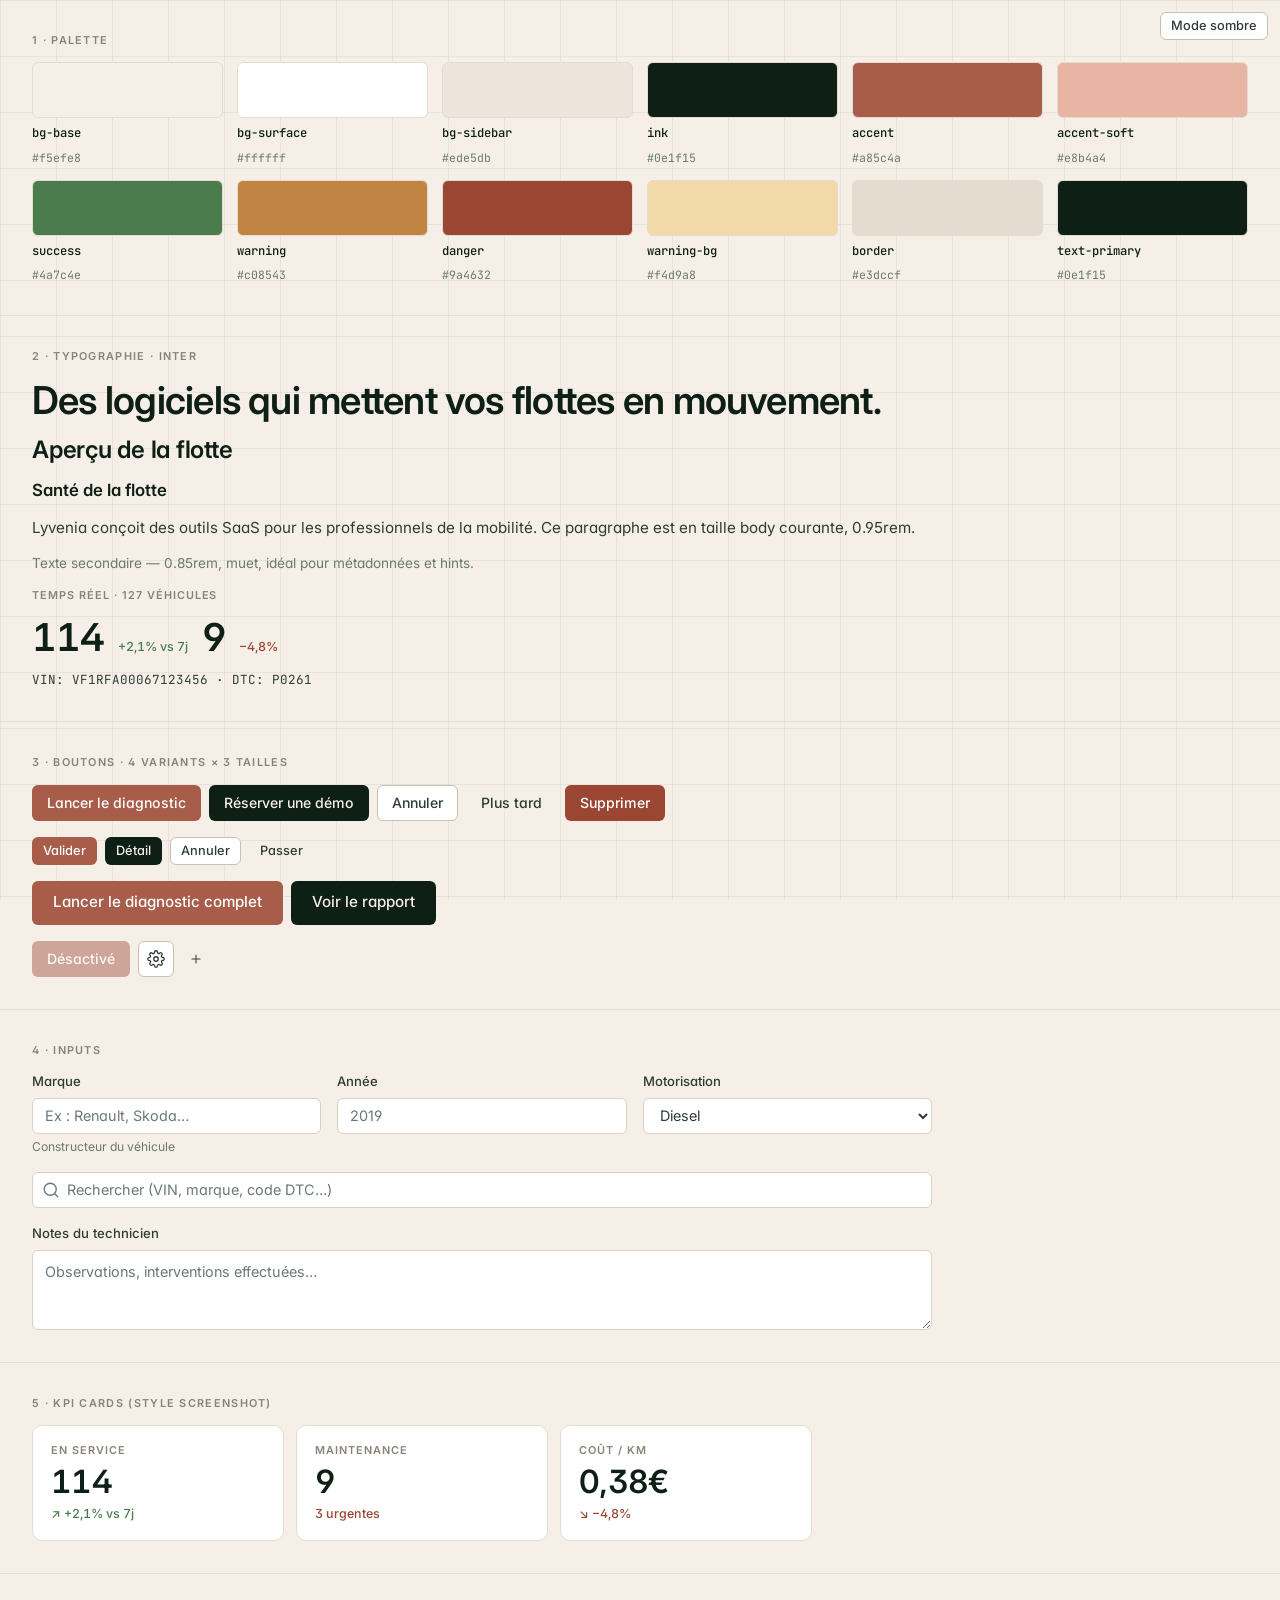
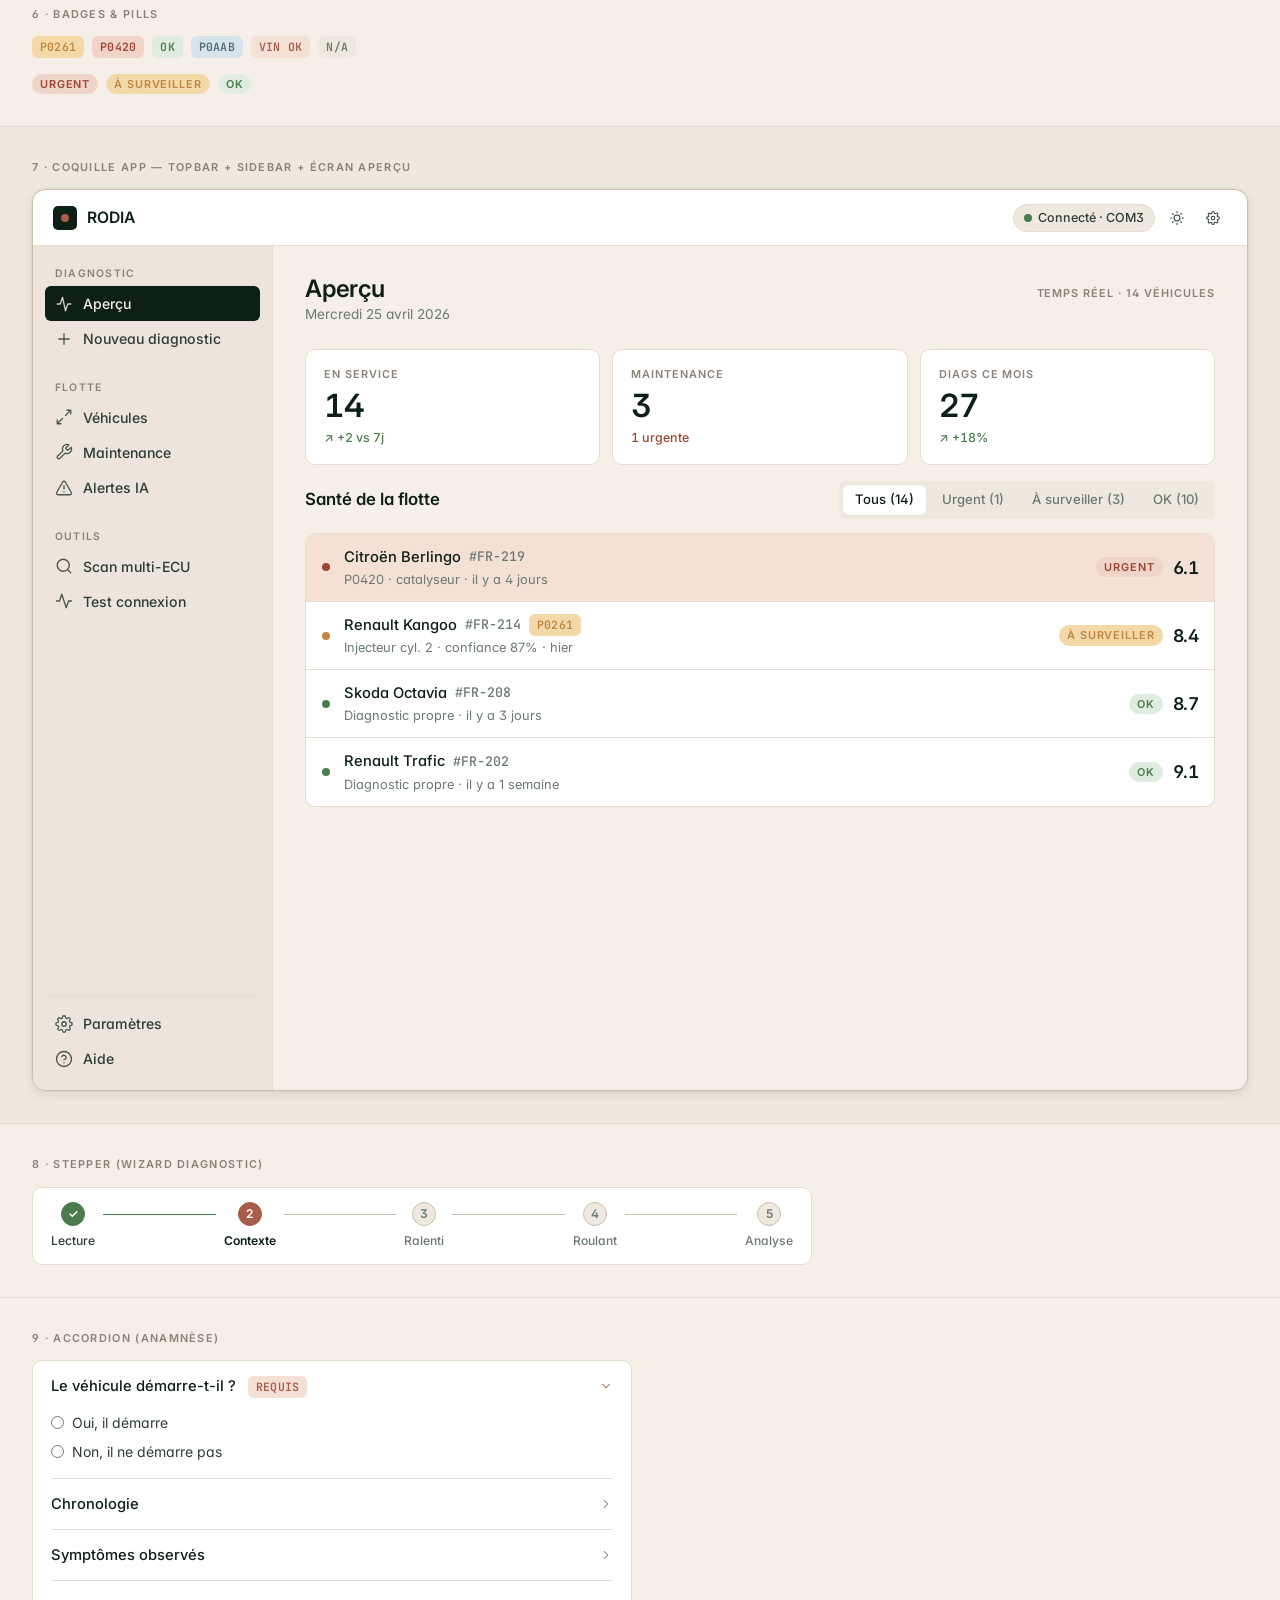
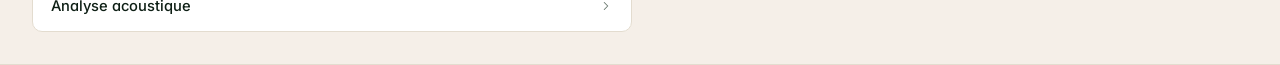
<file: frontend/preview.html>
<!DOCTYPE html>
<html lang="fr" data-theme="light">
<head>
<meta charset="UTF-8">
<meta name="viewport" content="width=device-width, initial-scale=1">
<title>RODIA — Preview Phase 1</title>

<!-- Inter via Google Fonts (preview seulement — sera bundlé local en Phase 2) -->
<link rel="preconnect" href="https://fonts.googleapis.com">
<link rel="preconnect" href="https://fonts.gstatic.com" crossorigin>
<link href="https://fonts.googleapis.com/css2?family=Inter:wght@400;500;600;700&family=JetBrains+Mono:wght@500&display=swap" rel="stylesheet">

<!-- Le nouveau CSS — c'est le seul style chargé sur cette page -->
<!-- Chemin relatif pour ouverture directe (double-clic) ou via Flask -->
<link rel="stylesheet" href="style.new.css">

<style>
  /* Quelques styles de section uniquement pour la page preview */
  .preview-section { padding: 32px; border-bottom: 1px solid var(--border); }
  .preview-title   { font-size: .68rem; font-weight: 600; letter-spacing: .12em;
                     text-transform: uppercase; color: var(--text-label); margin-bottom: 14px; }
  .preview-grid    { display: grid; gap: 14px; }
  .swatch          { display: flex; flex-direction: column; gap: 6px; font-size: .76rem; }
  .swatch-color    { width: 100%; height: 56px; border-radius: var(--r-sm); border: 1px solid var(--border); }
  .swatch-name     { font-family: var(--font-mono); color: var(--text-primary); font-weight: 500; }
  .swatch-hex      { color: var(--text-muted); font-family: var(--font-mono); font-size: .72rem; }
  .demo-shell      { background: var(--bg-base); border: 1px solid var(--border-strong);
                     border-radius: var(--r-lg); overflow: hidden; box-shadow: var(--shadow-md); }
  .demo-shell .topbar { border-radius: 0; }
  .theme-switch    { position: fixed; top: 12px; right: 12px; z-index: 200; }
</style>
</head>
<body>

  <!-- Toggle thème pour vérifier l'Option C (dark mode) ─────────── -->
  <div class="theme-switch">
    <button class="btn btn-outline btn-sm" onclick="
      const html = document.documentElement;
      const next = html.dataset.theme === 'dark' ? 'light' : 'dark';
      html.dataset.theme = next;
      this.textContent = next === 'dark' ? 'Mode clair' : 'Mode sombre';
    ">Mode sombre</button>
  </div>


  <!-- ═══ COULEURS ═══════════════════════════════════════════════ -->
  <section class="preview-section">
    <div class="preview-title">1 · Palette</div>
    <div class="preview-grid" style="grid-template-columns: repeat(6, 1fr)">
      <div class="swatch"><div class="swatch-color" style="background:var(--bg-base)"></div>      <span class="swatch-name">bg-base</span><span class="swatch-hex">#f5efe8</span></div>
      <div class="swatch"><div class="swatch-color" style="background:var(--bg-surface)"></div>   <span class="swatch-name">bg-surface</span><span class="swatch-hex">#ffffff</span></div>
      <div class="swatch"><div class="swatch-color" style="background:var(--bg-sidebar)"></div>   <span class="swatch-name">bg-sidebar</span><span class="swatch-hex">#ede5db</span></div>
      <div class="swatch"><div class="swatch-color" style="background:var(--ink)"></div>          <span class="swatch-name">ink</span><span class="swatch-hex">#0e1f15</span></div>
      <div class="swatch"><div class="swatch-color" style="background:var(--accent)"></div>       <span class="swatch-name">accent</span><span class="swatch-hex">#a85c4a</span></div>
      <div class="swatch"><div class="swatch-color" style="background:var(--accent-soft)"></div>  <span class="swatch-name">accent-soft</span><span class="swatch-hex">#e8b4a4</span></div>
      <div class="swatch"><div class="swatch-color" style="background:var(--success)"></div>      <span class="swatch-name">success</span><span class="swatch-hex">#4a7c4e</span></div>
      <div class="swatch"><div class="swatch-color" style="background:var(--warning)"></div>      <span class="swatch-name">warning</span><span class="swatch-hex">#c08543</span></div>
      <div class="swatch"><div class="swatch-color" style="background:var(--danger)"></div>       <span class="swatch-name">danger</span><span class="swatch-hex">#9a4632</span></div>
      <div class="swatch"><div class="swatch-color" style="background:var(--warning-bg)"></div>   <span class="swatch-name">warning-bg</span><span class="swatch-hex">#f4d9a8</span></div>
      <div class="swatch"><div class="swatch-color" style="background:var(--border)"></div>       <span class="swatch-name">border</span><span class="swatch-hex">#e3dccf</span></div>
      <div class="swatch"><div class="swatch-color" style="background:var(--text-primary)"></div> <span class="swatch-name">text-primary</span><span class="swatch-hex">#0e1f15</span></div>
    </div>
  </section>


  <!-- ═══ TYPOGRAPHIE ════════════════════════════════════════════ -->
  <section class="preview-section">
    <div class="preview-title">2 · Typographie · Inter</div>
    <div style="display:flex;flex-direction:column;gap:14px">
      <div class="t-display">Des logiciels qui mettent vos flottes en mouvement.</div>
      <div class="t-h1">Aperçu de la flotte</div>
      <div class="t-h2">Santé de la flotte</div>
      <div class="t-body">Lyvenia conçoit des outils SaaS pour les professionnels de la mobilité. Ce paragraphe est en taille body courante, 0.95rem.</div>
      <div class="t-body-sm t-muted">Texte secondaire — 0.85rem, muet, idéal pour métadonnées et hints.</div>
      <div class="t-label">TEMPS RÉEL · 127 VÉHICULES</div>
      <div style="display:flex;align-items:baseline;gap:14px">
        <span class="t-kpi">114</span>
        <span class="t-kpi-delta up">+2,1% vs 7j</span>
        <span class="t-kpi">9</span>
        <span class="t-kpi-delta down">−4,8%</span>
      </div>
      <div class="t-mono">VIN: VF1RFA00067123456 · DTC: P0261</div>
    </div>
  </section>


  <!-- ═══ BOUTONS ════════════════════════════════════════════════ -->
  <section class="preview-section">
    <div class="preview-title">3 · Boutons · 4 variants × 3 tailles</div>

    <div class="row gap-2 mb-4 items-center">
      <button class="btn btn-primary">Lancer le diagnostic</button>
      <button class="btn btn-secondary">Réserver une démo</button>
      <button class="btn btn-outline">Annuler</button>
      <button class="btn btn-ghost">Plus tard</button>
      <button class="btn btn-danger">Supprimer</button>
    </div>

    <div class="row gap-2 mb-4 items-center">
      <button class="btn btn-primary btn-sm">Valider</button>
      <button class="btn btn-secondary btn-sm">Détail</button>
      <button class="btn btn-outline btn-sm">Annuler</button>
      <button class="btn btn-ghost btn-sm">Passer</button>
    </div>

    <div class="row gap-2 mb-4 items-center">
      <button class="btn btn-primary btn-lg">Lancer le diagnostic complet</button>
      <button class="btn btn-secondary btn-lg">Voir le rapport</button>
    </div>

    <div class="row gap-2 items-center">
      <button class="btn btn-primary" disabled>Désactivé</button>
      <button class="btn btn-icon btn-outline" aria-label="Réglages">
        <svg class="icon" viewBox="0 0 24 24"><circle cx="12" cy="12" r="3"/><path d="M19.4 15a1.65 1.65 0 0 0 .33 1.82l.06.06a2 2 0 0 1-2.83 2.83l-.06-.06a1.65 1.65 0 0 0-1.82-.33 1.65 1.65 0 0 0-1 1.51V21a2 2 0 0 1-4 0v-.09a1.65 1.65 0 0 0-1-1.51 1.65 1.65 0 0 0-1.82.33l-.06.06a2 2 0 0 1-2.83-2.83l.06-.06a1.65 1.65 0 0 0 .33-1.82 1.65 1.65 0 0 0-1.51-1H3a2 2 0 0 1 0-4h.09a1.65 1.65 0 0 0 1.51-1 1.65 1.65 0 0 0-.33-1.82l-.06-.06a2 2 0 0 1 2.83-2.83l.06.06a1.65 1.65 0 0 0 1.82.33H9a1.65 1.65 0 0 0 1-1.51V3a2 2 0 0 1 4 0v.09a1.65 1.65 0 0 0 1 1.51 1.65 1.65 0 0 0 1.82-.33l.06-.06a2 2 0 0 1 2.83 2.83l-.06.06a1.65 1.65 0 0 0-.33 1.82V9a1.65 1.65 0 0 0 1.51 1H21a2 2 0 0 1 0 4h-.09a1.65 1.65 0 0 0-1.51 1z"/></svg>
      </button>
      <button class="btn btn-icon btn-ghost btn-sm" aria-label="Plus">
        <svg class="icon icon-sm" viewBox="0 0 24 24"><path d="M5 12h14M12 5v14"/></svg>
      </button>
    </div>
  </section>


  <!-- ═══ INPUTS ═════════════════════════════════════════════════ -->
  <section class="preview-section">
    <div class="preview-title">4 · Inputs</div>
    <div class="grid grid-3 gap-4" style="max-width:900px">
      <div>
        <label class="field-label" for="ex1">Marque</label>
        <input id="ex1" class="input" placeholder="Ex : Renault, Skoda…">
        <span class="field-hint">Constructeur du véhicule</span>
      </div>
      <div>
        <label class="field-label" for="ex2">Année</label>
        <input id="ex2" class="input" type="number" placeholder="2019">
      </div>
      <div>
        <label class="field-label" for="ex3">Motorisation</label>
        <select id="ex3" class="select">
          <option>Diesel</option><option>Essence</option><option>Hybride</option>
        </select>
      </div>
      <div style="grid-column: span 3">
        <div class="search">
          <svg class="icon" viewBox="0 0 24 24"><circle cx="11" cy="11" r="8"/><path d="m21 21-4.35-4.35"/></svg>
          <input class="input" placeholder="Rechercher (VIN, marque, code DTC…)">
        </div>
      </div>
      <div style="grid-column: span 3">
        <label class="field-label" for="ex4">Notes du technicien</label>
        <textarea id="ex4" class="textarea" placeholder="Observations, interventions effectuées…"></textarea>
      </div>
    </div>
  </section>


  <!-- ═══ KPI CARDS ══════════════════════════════════════════════ -->
  <section class="preview-section">
    <div class="preview-title">5 · KPI Cards (style screenshot)</div>
    <div class="grid grid-3 gap-3" style="max-width:780px">
      <div class="kpi">
        <div class="kpi-label">En service</div>
        <div class="kpi-value">114</div>
        <div class="kpi-delta up">↗ +2,1% vs 7j</div>
      </div>
      <div class="kpi">
        <div class="kpi-label">Maintenance</div>
        <div class="kpi-value">9</div>
        <div class="kpi-delta down">3 urgentes</div>
      </div>
      <div class="kpi">
        <div class="kpi-label">Coût / km</div>
        <div class="kpi-value">0,38€</div>
        <div class="kpi-delta down">↘ −4,8%</div>
      </div>
    </div>
  </section>


  <!-- ═══ BADGES ═════════════════════════════════════════════════ -->
  <section class="preview-section">
    <div class="preview-title">6 · Badges & Pills</div>
    <div class="row gap-2 mb-4 items-center">
      <span class="badge badge-warning">P0261</span>
      <span class="badge badge-danger">P0420</span>
      <span class="badge badge-success">OK</span>
      <span class="badge badge-info">P0AAB</span>
      <span class="badge badge-accent">VIN OK</span>
      <span class="badge badge-neutral">N/A</span>
    </div>
    <div class="row gap-2 items-center">
      <span class="pill pill-urgent">Urgent</span>
      <span class="pill pill-warn">À surveiller</span>
      <span class="pill pill-ok">OK</span>
    </div>
  </section>


  <!-- ═══ DEMO SHELL — Topbar + Sidebar + KPIs (mini app) ═══════ -->
  <section class="preview-section" style="background:var(--bg-subtle)">
    <div class="preview-title">7 · Coquille app — topbar + sidebar + écran Aperçu</div>
    <div class="demo-shell">

      <!-- Topbar -->
      <header class="topbar">
        <div class="topbar-brand">
          <div class="topbar-logo"><span class="dot"></span></div>
          RODIA
        </div>
        <div class="topbar-actions">
          <span class="connection-badge">
            <span class="dot dot-success dot-pulse"></span>
            Connecté · COM3
          </span>
          <button class="btn btn-icon btn-ghost btn-sm" aria-label="Thème">
            <svg class="icon icon-sm" viewBox="0 0 24 24"><circle cx="12" cy="12" r="5"/><path d="M12 1v2m0 18v2M4.2 4.2l1.4 1.4m12.8 12.8 1.4 1.4M1 12h2m18 0h2M4.2 19.8l1.4-1.4M18.4 5.6l1.4-1.4"/></svg>
          </button>
          <button class="btn btn-icon btn-ghost btn-sm" aria-label="Paramètres">
            <svg class="icon icon-sm" viewBox="0 0 24 24"><circle cx="12" cy="12" r="3"/><path d="M19.4 15a1.65 1.65 0 0 0 .33 1.82l.06.06a2 2 0 0 1-2.83 2.83l-.06-.06a1.65 1.65 0 0 0-1.82-.33 1.65 1.65 0 0 0-1 1.51V21a2 2 0 0 1-4 0v-.09a1.65 1.65 0 0 0-1-1.51 1.65 1.65 0 0 0-1.82.33l-.06.06a2 2 0 0 1-2.83-2.83l.06-.06a1.65 1.65 0 0 0 .33-1.82 1.65 1.65 0 0 0-1.51-1H3a2 2 0 0 1 0-4h.09a1.65 1.65 0 0 0 1.51-1 1.65 1.65 0 0 0-.33-1.82l-.06-.06a2 2 0 0 1 2.83-2.83l.06.06a1.65 1.65 0 0 0 1.82.33H9a1.65 1.65 0 0 0 1-1.51V3a2 2 0 0 1 4 0v.09a1.65 1.65 0 0 0 1 1.51 1.65 1.65 0 0 0 1.82-.33l.06-.06a2 2 0 0 1 2.83 2.83l-.06.06a1.65 1.65 0 0 0-.33 1.82V9a1.65 1.65 0 0 0 1.51 1H21a2 2 0 0 1 0 4h-.09a1.65 1.65 0 0 0-1.51 1z"/></svg>
          </button>
        </div>
      </header>

      <!-- Shell -->
      <div class="app-shell">

        <!-- Sidebar -->
        <aside class="sidebar">
          <div class="sidebar-section">
            <div class="sidebar-section-title">Diagnostic</div>
            <a class="sidebar-link active" href="#">
              <svg class="icon" viewBox="0 0 24 24"><path d="M3 12h4l3-9 4 18 3-9h4"/></svg>
              Aperçu
            </a>
            <a class="sidebar-link" href="#">
              <svg class="icon" viewBox="0 0 24 24"><path d="M5 12h14M12 5v14"/></svg>
              Nouveau diagnostic
            </a>
          </div>
          <div class="sidebar-section">
            <div class="sidebar-section-title">Flotte</div>
            <a class="sidebar-link" href="#">
              <svg class="icon" viewBox="0 0 24 24"><path d="M16 3h5v5M14 10l7-7M8 21H3v-5M10 14l-7 7"/></svg>
              Véhicules
            </a>
            <a class="sidebar-link" href="#">
              <svg class="icon" viewBox="0 0 24 24"><path d="M14.7 6.3a1 1 0 0 0 0 1.4l1.6 1.6a1 1 0 0 0 1.4 0l3.77-3.77a6 6 0 0 1-7.94 7.94l-6.91 6.91a2.12 2.12 0 0 1-3-3l6.91-6.91a6 6 0 0 1 7.94-7.94l-3.76 3.76z"/></svg>
              Maintenance
            </a>
            <a class="sidebar-link" href="#">
              <svg class="icon" viewBox="0 0 24 24"><path d="m21.73 18-8-14a2 2 0 0 0-3.48 0l-8 14A2 2 0 0 0 4 21h16a2 2 0 0 0 1.73-3z"/><path d="M12 9v4M12 17h.01"/></svg>
              Alertes IA
            </a>
          </div>
          <div class="sidebar-section">
            <div class="sidebar-section-title">Outils</div>
            <a class="sidebar-link" href="#">
              <svg class="icon" viewBox="0 0 24 24"><circle cx="11" cy="11" r="8"/><path d="m21 21-4.35-4.35"/></svg>
              Scan multi-ECU
            </a>
            <a class="sidebar-link" href="#">
              <svg class="icon" viewBox="0 0 24 24"><polyline points="22 12 18 12 15 21 9 3 6 12 2 12"/></svg>
              Test connexion
            </a>
          </div>
          <div class="sidebar-spacer"></div>
          <div class="sidebar-footer">
            <a class="sidebar-link" href="#">
              <svg class="icon" viewBox="0 0 24 24"><circle cx="12" cy="12" r="3"/><path d="M19.4 15a1.65 1.65 0 0 0 .33 1.82l.06.06a2 2 0 0 1-2.83 2.83l-.06-.06a1.65 1.65 0 0 0-1.82-.33 1.65 1.65 0 0 0-1 1.51V21a2 2 0 0 1-4 0v-.09a1.65 1.65 0 0 0-1-1.51 1.65 1.65 0 0 0-1.82.33l-.06.06a2 2 0 0 1-2.83-2.83l.06-.06a1.65 1.65 0 0 0 .33-1.82 1.65 1.65 0 0 0-1.51-1H3a2 2 0 0 1 0-4h.09a1.65 1.65 0 0 0 1.51-1 1.65 1.65 0 0 0-.33-1.82l-.06-.06a2 2 0 0 1 2.83-2.83l.06.06a1.65 1.65 0 0 0 1.82.33H9a1.65 1.65 0 0 0 1-1.51V3a2 2 0 0 1 4 0v.09a1.65 1.65 0 0 0 1 1.51 1.65 1.65 0 0 0 1.82-.33l.06-.06a2 2 0 0 1 2.83 2.83l-.06.06a1.65 1.65 0 0 0-.33 1.82V9a1.65 1.65 0 0 0 1.51 1H21a2 2 0 0 1 0 4h-.09a1.65 1.65 0 0 0-1.51 1z"/></svg>
              Paramètres
            </a>
            <a class="sidebar-link" href="#">
              <svg class="icon" viewBox="0 0 24 24"><circle cx="12" cy="12" r="10"/><path d="M9.09 9a3 3 0 0 1 5.83 1c0 2-3 3-3 3M12 17h.01"/></svg>
              Aide
            </a>
          </div>
        </aside>

        <!-- Main content -->
        <main class="main">
          <div class="main-header">
            <div>
              <h1 class="t-h1">Aperçu</h1>
              <div class="t-body-sm t-muted">Mercredi 25 avril 2026</div>
            </div>
            <div class="t-label">Temps réel · 14 véhicules</div>
          </div>

          <!-- KPI -->
          <div class="grid grid-3 gap-3 mb-4">
            <div class="kpi">
              <div class="kpi-label">En service</div>
              <div class="kpi-value">14</div>
              <div class="kpi-delta up">↗ +2 vs 7j</div>
            </div>
            <div class="kpi">
              <div class="kpi-label">Maintenance</div>
              <div class="kpi-value">3</div>
              <div class="kpi-delta down">1 urgente</div>
            </div>
            <div class="kpi">
              <div class="kpi-label">Diags ce mois</div>
              <div class="kpi-value">27</div>
              <div class="kpi-delta up">↗ +18%</div>
            </div>
          </div>

          <!-- Filtres + liste -->
          <div class="card-header">
            <h2 class="t-h2">Santé de la flotte</h2>
            <div class="tabs-text">
              <button class="active">Tous (14)</button>
              <button>Urgent (1)</button>
              <button>À surveiller (3)</button>
              <button>OK (10)</button>
            </div>
          </div>

          <div class="list">
            <div class="list-row active">
              <span class="dot dot-danger"></span>
              <div class="list-row-main">
                <div class="list-row-title">
                  Citroën Berlingo <span class="t-mono t-muted">#FR-219</span>
                </div>
                <div class="list-row-meta">P0420 · catalyseur · il y a 4 jours</div>
              </div>
              <div class="list-row-aside">
                <span class="pill pill-urgent">Urgent</span>
                <span class="t-kpi" style="font-size:1.1rem">6.1</span>
              </div>
            </div>
            <div class="list-row">
              <span class="dot dot-warning"></span>
              <div class="list-row-main">
                <div class="list-row-title">
                  Renault Kangoo <span class="t-mono t-muted">#FR-214</span>
                  <span class="badge badge-warning">P0261</span>
                </div>
                <div class="list-row-meta">Injecteur cyl. 2 · confiance 87% · hier</div>
              </div>
              <div class="list-row-aside">
                <span class="pill pill-warn">À surveiller</span>
                <span class="t-kpi" style="font-size:1.1rem">8.4</span>
              </div>
            </div>
            <div class="list-row">
              <span class="dot dot-success"></span>
              <div class="list-row-main">
                <div class="list-row-title">
                  Skoda Octavia <span class="t-mono t-muted">#FR-208</span>
                </div>
                <div class="list-row-meta">Diagnostic propre · il y a 3 jours</div>
              </div>
              <div class="list-row-aside">
                <span class="pill pill-ok">OK</span>
                <span class="t-kpi" style="font-size:1.1rem">8.7</span>
              </div>
            </div>
            <div class="list-row">
              <span class="dot dot-success"></span>
              <div class="list-row-main">
                <div class="list-row-title">
                  Renault Trafic <span class="t-mono t-muted">#FR-202</span>
                </div>
                <div class="list-row-meta">Diagnostic propre · il y a 1 semaine</div>
              </div>
              <div class="list-row-aside">
                <span class="pill pill-ok">OK</span>
                <span class="t-kpi" style="font-size:1.1rem">9.1</span>
              </div>
            </div>
          </div>

        </main>
      </div>
    </div>
  </section>


  <!-- ═══ STEPPER ═══════════════════════════════════════════════ -->
  <section class="preview-section">
    <div class="preview-title">8 · Stepper (wizard diagnostic)</div>
    <div class="stepper" style="max-width:780px">
      <div class="step done"><div class="step-bullet">✓</div><div class="step-label">Lecture</div></div>
      <div class="step-bar done"></div>
      <div class="step active"><div class="step-bullet">2</div><div class="step-label">Contexte</div></div>
      <div class="step-bar"></div>
      <div class="step"><div class="step-bullet">3</div><div class="step-label">Ralenti</div></div>
      <div class="step-bar"></div>
      <div class="step"><div class="step-bullet">4</div><div class="step-label">Roulant</div></div>
      <div class="step-bar"></div>
      <div class="step"><div class="step-bullet">5</div><div class="step-label">Analyse</div></div>
    </div>
  </section>


  <!-- ═══ ACCORDION ═════════════════════════════════════════════ -->
  <section class="preview-section">
    <div class="preview-title">9 · Accordion (anamnèse)</div>
    <div class="card" style="max-width:600px;padding:0 18px">
      <div class="accordion-item open">
        <button class="accordion-trigger" onclick="this.parentElement.classList.toggle('open')">
          <span>Le véhicule démarre-t-il ? <span class="badge badge-accent" style="margin-left:8px">REQUIS</span></span>
          <svg class="accordion-chevron icon icon-sm" viewBox="0 0 24 24"><path d="m9 18 6-6-6-6"/></svg>
        </button>
        <div class="accordion-content">
          <label class="row items-center gap-2 mb-2"><input type="radio" name="dem"> Oui, il démarre</label>
          <label class="row items-center gap-2"><input type="radio" name="dem"> Non, il ne démarre pas</label>
        </div>
      </div>
      <div class="accordion-item">
        <button class="accordion-trigger" onclick="this.parentElement.classList.toggle('open')">
          <span>Chronologie</span>
          <svg class="accordion-chevron icon icon-sm" viewBox="0 0 24 24"><path d="m9 18 6-6-6-6"/></svg>
        </button>
        <div class="accordion-content">Depuis quand la panne est-elle présente ?</div>
      </div>
      <div class="accordion-item">
        <button class="accordion-trigger" onclick="this.parentElement.classList.toggle('open')">
          <span>Symptômes observés</span>
          <svg class="accordion-chevron icon icon-sm" viewBox="0 0 24 24"><path d="m9 18 6-6-6-6"/></svg>
        </button>
        <div class="accordion-content">Perte de puissance, démarrage difficile, vibrations…</div>
      </div>
      <div class="accordion-item">
        <button class="accordion-trigger" onclick="this.parentElement.classList.toggle('open')">
          <span>Analyse acoustique</span>
          <svg class="accordion-chevron icon icon-sm" viewBox="0 0 24 24"><path d="m9 18 6-6-6-6"/></svg>
        </button>
        <div class="accordion-content">Enregistrer le son moteur ou décrire le bruit.</div>
      </div>
    </div>
  </section>

</body>
</html>
</file>
<file: frontend/style.new.css>
/* ══════════════════════════════════════════════════════════════════
   RODIA — Nouvelle direction visuelle (Phase 1)
   ══════════════════════════════════════════════════════════════════
   Inspiration : encadré "app.rodia.lyvenia.com" du site Lyvenia.
   Light mode (crème + dark green + terracotta) en thème principal,
   tokens dark préparés pour Option C (toggle ultérieur).

   Ce fichier ne remplace PAS style.css tant que index.html ne le
   référence pas. Pour tester : ouvrir frontend/preview.html.
   ══════════════════════════════════════════════════════════════════ */


/* ══ 1. TOKENS — LIGHT (par défaut) ══════════════════════════════════ */
:root {
  /* Surfaces */
  --bg-base:        #f5efe8;       /* fond app — crème */
  --bg-surface:     #ffffff;       /* cards, main content */
  --bg-sidebar:     #ede5db;       /* sidebar — crème un poil + sombre */
  --bg-elevated:    #faf6f0;       /* hover, popover, drawer header */
  --bg-subtle:      #efe8de;       /* zones de second plan */

  /* Texte */
  --text-primary:   #0e1f15;       /* quasi-noir vert — titres, KPI */
  --text-body:      #2e3d33;       /* texte courant */
  --text-muted:     #6b7a70;       /* secondaire */
  --text-label:     #8a8276;       /* small caps (warm gray) */
  --text-on-ink:    #f5efe8;       /* texte sur fond ink */
  --text-on-accent: #ffffff;       /* texte sur fond accent */

  /* Accents */
  --accent:         #a85c4a;       /* terracotta — CTA, data, hover */
  --accent-hover:   #934d3d;
  --accent-soft:    #e8b4a4;       /* rose saumon Lyvenia historique */
  --accent-bg:      #f5e0d6;       /* wash terracotta très clair */

  /* Sémantique */
  --success:        #4a7c4e;
  --success-bg:     #e0ecdf;
  --warning:        #c08543;
  --warning-bg:     #f4d9a8;       /* chamois — comme le badge P0261 */
  --danger:         #9a4632;
  --danger-bg:      #f0d3c9;
  --info:           #4a6b7c;
  --info-bg:        #d8e4ec;

  /* Vert foncé Lyvenia — réservé CTA + sidebar item actif */
  --ink:            #0e1f15;
  --ink-hover:      #1a2e22;

  /* Traits */
  --border:         #e3dccf;
  --border-strong:  #c9bfae;
  --border-input:   #d8d0c0;
  --ring:           rgba(168, 92, 74, .35); /* focus visible */

  /* Grille de fond — texture subtile (style Lyvenia) */
  --grid-line:      rgba(14, 31, 21, .055);
  --grid-size:      56px;

  /* Radius */
  --r-sm:           6px;
  --r-md:           10px;
  --r-lg:           14px;
  --r-pill:         999px;

  /* Espacements (référence — pas exposés en var, on utilise des valeurs directes) */

  /* Ombres — minimales, pas de glass */
  --shadow-xs:      0 1px 2px rgba(14, 31, 21, .05);
  --shadow-sm:      0 1px 2px rgba(14, 31, 21, .06), 0 0 0 1px rgba(14, 31, 21, .04);
  --shadow-md:      0 4px 12px rgba(14, 31, 21, .08), 0 0 0 1px rgba(14, 31, 21, .04);
  --shadow-modal:   0 24px 64px rgba(14, 31, 21, .14), 0 2px 8px rgba(14, 31, 21, .06);

  /* Transitions */
  --t-fast:         120ms cubic-bezier(.2, 0, 0, 1);
  --t-base:         180ms cubic-bezier(.2, 0, 0, 1);
  --t-slow:         260ms cubic-bezier(.2, 0, 0, 1);

  /* Typo */
  --font-sans:      'Inter', 'Segoe UI', system-ui, -apple-system, sans-serif;
  --font-mono:      'JetBrains Mono', 'Consolas', 'SF Mono', ui-monospace, monospace;

  /* Layout */
  --topbar-h:       56px;
  --sidebar-w:      240px;
  --drawer-w:       480px;
}


/* ══ 2. TOKENS — DARK (Option C — calé sur la maquette Lyvenia dark) ═ */
[data-theme="dark"] {
  /* Surfaces — vert profond, encadré légèrement plus clair */
  --bg-base:        #0a140a;       /* fond le plus sombre — accueille la grille */
  --bg-surface:     #0f1d10;       /* "encadré" du screenshot */
  --bg-sidebar:     #0c180c;       /* sidebar — un poil + sombre que le main */
  --bg-elevated:    #142a16;       /* hover, popover */
  --bg-subtle:      #0c1a0d;

  /* Texte */
  --text-primary:   #f5efe8;       /* crème — devient le titre */
  --text-body:      #d8d0c0;
  --text-muted:     #8a9a8e;
  --text-label:     #6f8076;
  --text-on-ink:    #0e1f15;       /* texte sombre sur fond clair (cream) */
  --text-on-accent: #1a0e0a;       /* texte sombre sur saumon — comme le screenshot */

  /* Accent — saumon Lyvenia historique. Sur fond sombre il pop comme dans la maquette */
  --accent:         #e8b4a4;       /* saumon clair — exactement le rose du screenshot */
  --accent-hover:   #f0c4b6;
  --accent-soft:    #c47057;       /* la version brune devient l'accent secondaire */
  --accent-bg:      rgba(232, 180, 164, .14);

  /* Sémantique — calmées sur fond sombre */
  --success:        #6aa86e;
  --success-bg:     rgba(106, 168, 110, .14);
  --warning:        #d59a5a;
  --warning-bg:     rgba(213, 154, 90, .18);
  --danger:         #d56850;
  --danger-bg:      rgba(213, 104, 80, .16);
  --info:           #7ba0b5;
  --info-bg:        rgba(123, 160, 181, .14);

  /* Ink — devient cream en dark mode (pour btn-secondary inverse) */
  --ink:            #f5efe8;
  --ink-hover:      #ffffff;

  /* Traits */
  --border:         #1f2f24;
  --border-strong:  #2e423a;
  --border-input:   #1f2f24;
  --ring:           rgba(232, 180, 164, .35);

  /* Grille de fond — lignes claires sur fond sombre */
  --grid-line:      rgba(232, 180, 164, .045);
  --grid-size:      56px;

  /* Ombres — atténuées en dark, surtout pour cards sur fond grille */
  --shadow-xs:      0 1px 2px rgba(0, 0, 0, .3);
  --shadow-sm:      0 1px 2px rgba(0, 0, 0, .4), 0 0 0 1px rgba(232, 180, 164, .04);
  --shadow-md:      0 4px 16px rgba(0, 0, 0, .5), 0 0 0 1px rgba(232, 180, 164, .05);
  --shadow-modal:   0 24px 64px rgba(0, 0, 0, .65);
}


/* ══ 3. RESET MINIMAL ═══════════════════════════════════════════════ */
*, *::before, *::after { box-sizing: border-box; }
* { margin: 0; padding: 0; }
html { -webkit-text-size-adjust: 100%; }
body {
  font-family: var(--font-sans);
  font-size: 14px;
  line-height: 1.5;
  font-feature-settings: 'cv02', 'cv03', 'cv04', 'cv11', 'ss01'; /* Inter alts */
  color: var(--text-body);
  background: var(--bg-base);
  -webkit-font-smoothing: antialiased;
  -moz-osx-font-smoothing: grayscale;
  text-rendering: optimizeLegibility;
  position: relative;
  min-height: 100vh;
}
/* Grille de fond — texture subtile (style Lyvenia).
   Position fixed pour rester en arrière-plan au scroll, z-index négatif
   pour passer DERRIÈRE le contenu mais devant le body. */
body::before {
  content: '';
  position: fixed;
  inset: 0;
  background-image:
    linear-gradient(to right,  var(--grid-line) 1px, transparent 1px),
    linear-gradient(to bottom, var(--grid-line) 1px, transparent 1px);
  background-size: var(--grid-size) var(--grid-size);
  pointer-events: none;
  z-index: 0;
}
/* Le reste du contenu doit être au-dessus de la grille */
body > * { position: relative; z-index: 1; }
img, svg, video { display: block; max-width: 100%; }
button, input, select, textarea {
  font: inherit;
  color: inherit;
  background: transparent;
  border: 0;
}
button { cursor: pointer; }
button:disabled { cursor: not-allowed; opacity: .5; }
a { color: inherit; text-decoration: none; }
a:hover { text-decoration: underline; }


/* ══ 4. TYPOGRAPHIE ═══════════════════════════════════════════════════ */
.t-display {
  font-size: 2.4rem;
  font-weight: 600;
  letter-spacing: -.02em;
  line-height: 1.1;
  color: var(--text-primary);
}
.t-h1 {
  font-size: 1.5rem;
  font-weight: 600;
  letter-spacing: -.01em;
  line-height: 1.25;
  color: var(--text-primary);
}
.t-h2 {
  font-size: 1.05rem;
  font-weight: 600;
  line-height: 1.35;
  color: var(--text-primary);
}
.t-body { font-size: .95rem; line-height: 1.55; color: var(--text-body); }
.t-body-sm { font-size: .85rem; line-height: 1.5; color: var(--text-body); }
.t-muted { color: var(--text-muted); }
.t-mono { font-family: var(--font-mono); font-size: .9em; }

.t-label {
  font-size: .68rem;
  font-weight: 600;
  letter-spacing: .09em;
  text-transform: uppercase;
  color: var(--text-label);
}
.t-kpi {
  font-size: 2.4rem;
  font-weight: 600;
  letter-spacing: -.03em;
  line-height: 1;
  color: var(--text-primary);
  font-variant-numeric: tabular-nums;
}
.t-kpi-delta {
  font-size: .78rem;
  font-weight: 500;
  font-variant-numeric: tabular-nums;
}
.t-kpi-delta.up   { color: var(--success); }
.t-kpi-delta.down { color: var(--danger); }


/* ══ 5. ICÔNES (slot Lucide — sprite à venir Phase 2) ════════════════ */
.icon { width: 18px; height: 18px; flex-shrink: 0; stroke: currentColor; fill: none;
        stroke-width: 1.75; stroke-linecap: round; stroke-linejoin: round; }
.icon-sm { width: 14px; height: 14px; }
.icon-lg { width: 22px; height: 22px; }
.icon-xl { width: 28px; height: 28px; }


/* ══ 6. BOUTONS ══════════════════════════════════════════════════════ */
.btn {
  display: inline-flex; align-items: center; justify-content: center;
  gap: 8px;
  padding: 0 14px;
  height: 36px;
  font-size: .88rem;
  font-weight: 500;
  border-radius: var(--r-sm);
  border: 1px solid transparent;
  transition: background-color var(--t-fast), border-color var(--t-fast),
              color var(--t-fast), box-shadow var(--t-fast);
  white-space: nowrap;
  user-select: none;
}
.btn:focus-visible { outline: 3px solid var(--ring); outline-offset: 1px; }

/* Primary — terracotta solide (CTA principal) */
.btn-primary {
  background: var(--accent);
  color: var(--text-on-accent);
}
.btn-primary:hover:not(:disabled) { background: var(--accent-hover); }

/* Secondary — fond ink (vert foncé du screenshot, "Réserver une démo") */
.btn-secondary {
  background: var(--ink);
  color: var(--text-on-ink);
}
.btn-secondary:hover:not(:disabled) { background: var(--ink-hover); }

/* Ghost — borderless, pour actions tertiaires */
.btn-ghost {
  background: transparent;
  color: var(--text-body);
}
.btn-ghost:hover:not(:disabled) { background: var(--bg-subtle); }

/* Outline — alternative au ghost avec bordure */
.btn-outline {
  background: var(--bg-surface);
  color: var(--text-body);
  border-color: var(--border-strong);
}
.btn-outline:hover:not(:disabled) {
  background: var(--bg-elevated);
  border-color: var(--text-muted);
}

/* Danger — actions destructives */
.btn-danger {
  background: var(--danger);
  color: var(--text-on-accent);
}
.btn-danger:hover:not(:disabled) { filter: brightness(1.08); }

/* Tailles */
.btn-sm { height: 28px; padding: 0 10px; font-size: .8rem; }
.btn-lg { height: 44px; padding: 0 20px; font-size: .95rem; }

/* Icon-only */
.btn-icon {
  width: 36px; height: 36px; padding: 0;
}
.btn-icon.btn-sm { width: 28px; height: 28px; }


/* ══ 7. INPUTS ════════════════════════════════════════════════════════ */
.input, .select, .textarea {
  display: block; width: 100%;
  padding: 0 12px;
  height: 36px;
  font-size: .9rem;
  color: var(--text-body);
  background: var(--bg-surface);
  border: 1px solid var(--border-input);
  border-radius: var(--r-sm);
  transition: border-color var(--t-fast), box-shadow var(--t-fast);
}
.textarea { height: auto; min-height: 80px; padding: 10px 12px; resize: vertical; line-height: 1.5; }
.input::placeholder, .textarea::placeholder { color: var(--text-muted); }
.input:hover, .select:hover, .textarea:hover { border-color: var(--text-muted); }
.input:focus, .select:focus, .textarea:focus {
  outline: none;
  border-color: var(--accent);
  box-shadow: 0 0 0 3px var(--ring);
}
.input-sm { height: 28px; font-size: .82rem; padding: 0 10px; }

/* Label de champ */
.field-label {
  display: block; font-size: .82rem; font-weight: 500;
  color: var(--text-body); margin-bottom: 6px;
}
.field-hint {
  display: block; font-size: .76rem; color: var(--text-muted); margin-top: 4px;
}

/* Recherche avec icône */
.search {
  position: relative;
}
.search > .icon {
  position: absolute; left: 10px; top: 50%; transform: translateY(-50%);
  color: var(--text-muted); pointer-events: none;
}
.search > .input {
  padding-left: 34px;
}


/* ══ 8. CARD ══════════════════════════════════════════════════════════ */
.card {
  background: var(--bg-surface);
  border: 1px solid var(--border);
  border-radius: var(--r-md);
  padding: 16px 18px;
}
.card-lg { padding: 24px; }
.card-elev { box-shadow: var(--shadow-sm); }
.card-title {
  font-size: 1rem; font-weight: 600; color: var(--text-primary);
  margin-bottom: 12px;
}
.card-header {
  display: flex; align-items: center; justify-content: space-between;
  margin-bottom: 14px;
}


/* ══ 9. KPI CARD (style screenshot Lyvenia) ═══════════════════════════ */
.kpi {
  background: var(--bg-surface);
  border: 1px solid var(--border);
  border-radius: var(--r-md);
  padding: 16px 18px;
  display: flex; flex-direction: column; gap: 6px;
}
.kpi-label {
  font-size: .68rem; font-weight: 600; letter-spacing: .09em;
  text-transform: uppercase; color: var(--text-label);
}
.kpi-value {
  font-size: 2rem; font-weight: 600; letter-spacing: -.02em;
  line-height: 1.1; color: var(--text-primary);
  font-variant-numeric: tabular-nums;
}
.kpi-delta {
  font-size: .78rem; font-weight: 500;
  font-variant-numeric: tabular-nums;
  display: inline-flex; align-items: center; gap: 4px;
}
.kpi-delta.up   { color: var(--success); }
.kpi-delta.down { color: var(--danger); }
.kpi-delta.neutral { color: var(--text-muted); }


/* ══ 10. BADGE ════════════════════════════════════════════════════════ */
.badge {
  display: inline-flex; align-items: center; gap: 4px;
  padding: 2px 8px;
  font-size: .72rem;
  font-weight: 600;
  font-family: var(--font-mono);
  letter-spacing: .02em;
  border-radius: var(--r-sm);
  white-space: nowrap;
}
.badge-warning { background: var(--warning-bg); color: var(--warning); }
.badge-danger  { background: var(--danger-bg);  color: var(--danger);  }
.badge-success { background: var(--success-bg); color: var(--success); }
.badge-info    { background: var(--info-bg);    color: var(--info);    }
.badge-accent  { background: var(--accent-bg);  color: var(--accent);  }
.badge-neutral { background: var(--bg-subtle);  color: var(--text-muted); }

/* Badge "pill" (urgent, à surveiller, ok) — small caps */
.pill {
  display: inline-flex; align-items: center; gap: 4px;
  padding: 2px 8px;
  font-size: .68rem; font-weight: 600;
  letter-spacing: .08em; text-transform: uppercase;
  border-radius: var(--r-pill);
}
.pill-urgent { background: var(--danger-bg);  color: var(--danger); }
.pill-warn   { background: var(--warning-bg); color: var(--warning); }
.pill-ok     { background: var(--success-bg); color: var(--success); }


/* ══ 11. STATUS DOT (pastille colorée) ════════════════════════════════ */
.dot {
  width: 8px; height: 8px; border-radius: var(--r-pill);
  display: inline-block; flex-shrink: 0;
}
.dot-success { background: var(--success); }
.dot-warning { background: var(--warning); }
.dot-danger  { background: var(--danger); }
.dot-muted   { background: var(--text-muted); }
.dot-pulse {
  position: relative;
}
.dot-pulse::after {
  content: '';
  position: absolute; inset: -3px;
  border-radius: var(--r-pill);
  border: 2px solid currentColor;
  opacity: 0;
  animation: pulse 1.6s ease-out infinite;
}
@keyframes pulse {
  0%   { transform: scale(.8); opacity: .8; }
  100% { transform: scale(1.6); opacity: 0; }
}


/* ══ 12. TOPBAR ═══════════════════════════════════════════════════════ */
.topbar {
  position: sticky; top: 0; z-index: 50;
  display: flex; align-items: center; justify-content: space-between;
  height: var(--topbar-h);
  padding: 0 20px;
  background: var(--bg-surface);
  border-bottom: 1px solid var(--border);
}
.topbar-brand {
  display: flex; align-items: center; gap: 10px;
  font-size: .98rem; font-weight: 600;
  color: var(--text-primary);
  letter-spacing: -.005em;
}
.topbar-logo {
  width: 24px; height: 24px;
  background: var(--ink);
  border-radius: 5px;
  display: flex; align-items: center; justify-content: center;
}
.topbar-logo > .dot { background: var(--accent); width: 8px; height: 8px; }
.topbar-actions {
  display: flex; align-items: center; gap: 8px;
}
.connection-badge {
  display: inline-flex; align-items: center; gap: 6px;
  padding: 4px 10px;
  font-size: .78rem; font-weight: 500;
  color: var(--text-body);
  background: var(--bg-subtle);
  border: 1px solid var(--border);
  border-radius: var(--r-pill);
}


/* ══ 13. SIDEBAR ══════════════════════════════════════════════════════ */
.sidebar {
  width: var(--sidebar-w);
  flex-shrink: 0;
  background: var(--bg-sidebar);
  border-right: 1px solid var(--border);
  padding: 14px 12px;
  display: flex; flex-direction: column;
  gap: 4px;
  overflow-y: auto;
}
.sidebar-section {
  margin-top: 14px;
}
.sidebar-section:first-of-type { margin-top: 0; }
.sidebar-section-title {
  font-size: .65rem; font-weight: 600;
  letter-spacing: .12em; text-transform: uppercase;
  color: var(--text-label);
  padding: 6px 10px 4px;
}
.sidebar-link {
  display: flex; align-items: center; gap: 10px;
  padding: 7px 10px;
  font-size: .88rem;
  font-weight: 500;
  color: var(--text-body);
  border-radius: var(--r-sm);
  transition: background-color var(--t-fast), color var(--t-fast);
}
.sidebar-link:hover {
  background: var(--bg-elevated);
  text-decoration: none;
}
.sidebar-link.active {
  background: var(--ink);
  color: var(--text-on-ink);
}
.sidebar-link .icon {
  color: currentColor;
  opacity: .85;
}
.sidebar-spacer { flex: 1; }
.sidebar-footer {
  border-top: 1px solid var(--border);
  padding-top: 10px;
  margin-top: 10px;
}


/* ══ 14. LAYOUT APP ═══════════════════════════════════════════════════ */
.app-shell {
  display: flex;
  min-height: calc(100vh - var(--topbar-h));
}
.main {
  flex: 1; min-width: 0;
  padding: 28px 32px;
  overflow-x: hidden;
}
.main-header {
  display: flex; align-items: baseline; justify-content: space-between;
  margin-bottom: 24px;
  gap: 16px;
}


/* ══ 15. STEPPER (wizard horizontal) ═════════════════════════════════ */
.stepper {
  display: flex; align-items: center; gap: 0;
  padding: 14px 18px;
  background: var(--bg-surface);
  border: 1px solid var(--border);
  border-radius: var(--r-md);
}
.step {
  display: flex; flex-direction: column; align-items: center; gap: 6px;
  flex-shrink: 0;
}
.step-bullet {
  width: 24px; height: 24px;
  border-radius: var(--r-pill);
  background: var(--bg-subtle);
  border: 1.5px solid var(--border-strong);
  display: flex; align-items: center; justify-content: center;
  font-size: .75rem; font-weight: 600;
  color: var(--text-muted);
}
.step.done .step-bullet {
  background: var(--success);
  border-color: var(--success);
  color: #fff;
}
.step.active .step-bullet {
  background: var(--accent);
  border-color: var(--accent);
  color: var(--text-on-accent);
}
.step-label {
  font-size: .76rem;
  color: var(--text-muted);
  font-weight: 500;
}
.step.active .step-label { color: var(--text-primary); font-weight: 600; }
.step.done .step-label { color: var(--text-body); }
.step-bar {
  flex: 1; height: 1.5px;
  background: var(--border-strong);
  margin: 0 8px;
  align-self: flex-start; margin-top: 12px;
}
.step.done + .step-bar,
.step-bar.done { background: var(--success); }


/* ══ 16. ACCORDION ═══════════════════════════════════════════════════ */
.accordion-item {
  border-bottom: 1px solid var(--border);
}
.accordion-item:last-child { border-bottom: 0; }
.accordion-trigger {
  width: 100%;
  display: flex; align-items: center; justify-content: space-between;
  gap: 12px;
  padding: 14px 0;
  text-align: left;
  font-size: .92rem;
  font-weight: 500;
  color: var(--text-primary);
}
.accordion-trigger:hover { color: var(--accent); }
.accordion-chevron {
  color: var(--text-muted);
  transition: transform var(--t-base);
}
.accordion-item.open .accordion-chevron { transform: rotate(90deg); color: var(--accent); }
.accordion-content {
  padding: 0 0 16px;
  display: none;
}
.accordion-item.open .accordion-content { display: block; }


/* ══ 17. LIST ITEM (style row de fleet list) ═════════════════════════ */
.list {
  background: var(--bg-surface);
  border: 1px solid var(--border);
  border-radius: var(--r-md);
  overflow: hidden;
}
.list-row {
  display: flex; align-items: center; gap: 14px;
  padding: 12px 16px;
  border-bottom: 1px solid var(--border);
  transition: background-color var(--t-fast);
  cursor: pointer;
}
.list-row:last-child { border-bottom: 0; }
.list-row:hover { background: var(--bg-elevated); }
.list-row.active { background: var(--accent-bg); }
.list-row-main { flex: 1; min-width: 0; }
.list-row-title {
  font-size: .92rem; font-weight: 500; color: var(--text-primary);
  display: flex; align-items: center; gap: 8px;
}
.list-row-meta {
  font-size: .8rem; color: var(--text-muted);
  margin-top: 2px;
}
.list-row-aside {
  display: flex; align-items: center; gap: 10px;
  flex-shrink: 0;
}


/* ══ 18. TABS textuels (filtres) ═════════════════════════════════════ */
.tabs-text {
  display: flex; gap: 4px;
  padding: 4px;
  background: var(--bg-subtle);
  border-radius: var(--r-sm);
  width: fit-content;
}
.tabs-text > button {
  padding: 5px 12px;
  font-size: .82rem; font-weight: 500;
  color: var(--text-muted);
  border-radius: var(--r-sm);
  transition: background-color var(--t-fast), color var(--t-fast);
}
.tabs-text > button:hover { color: var(--text-body); }
.tabs-text > button.active {
  background: var(--bg-surface);
  color: var(--text-primary);
  box-shadow: var(--shadow-xs);
}


/* ══ 19. DRAWER (latéral, pour détail véhicule plus tard) ════════════ */
.drawer-overlay {
  position: fixed; inset: 0;
  background: rgba(14, 31, 21, .35);
  z-index: 90;
}
.drawer {
  position: fixed; top: 0; right: 0; bottom: 0;
  width: var(--drawer-w); max-width: 95vw;
  background: var(--bg-surface);
  border-left: 1px solid var(--border);
  box-shadow: var(--shadow-modal);
  z-index: 91;
  display: flex; flex-direction: column;
}
.drawer-header {
  padding: 16px 20px;
  border-bottom: 1px solid var(--border);
  display: flex; align-items: center; justify-content: space-between;
}
.drawer-body { flex: 1; overflow-y: auto; padding: 20px; }


/* ══ 20. MODAL (réservé aux confirmations destructives) ══════════════ */
.modal-overlay {
  position: fixed; inset: 0;
  background: rgba(14, 31, 21, .42);
  z-index: 100;
  display: flex; align-items: center; justify-content: center;
  padding: 20px;
}
.modal {
  width: 100%; max-width: 480px;
  background: var(--bg-surface);
  border-radius: var(--r-lg);
  box-shadow: var(--shadow-modal);
  padding: 24px;
}
.modal-actions {
  display: flex; justify-content: flex-end; gap: 8px;
  margin-top: 20px;
}


/* ══ 21. UTILITAIRES ═════════════════════════════════════════════════ */
.row    { display: flex; }
.col    { display: flex; flex-direction: column; }
.items-center { align-items: center; }
.justify-between { justify-content: space-between; }
.gap-1  { gap: 4px;  }
.gap-2  { gap: 8px;  }
.gap-3  { gap: 12px; }
.gap-4  { gap: 16px; }
.gap-6  { gap: 24px; }
.flex-1 { flex: 1; }
.grid   { display: grid; }
.grid-3 { grid-template-columns: repeat(3, 1fr); }
.grid-4 { grid-template-columns: repeat(4, 1fr); }
.mt-2 { margin-top: 8px; }
.mt-4 { margin-top: 16px; }
.mt-6 { margin-top: 24px; }
.mb-2 { margin-bottom: 8px; }
.mb-4 { margin-bottom: 16px; }
.text-right { text-align: right; }
.hidden { display: none !important; }
</file>
